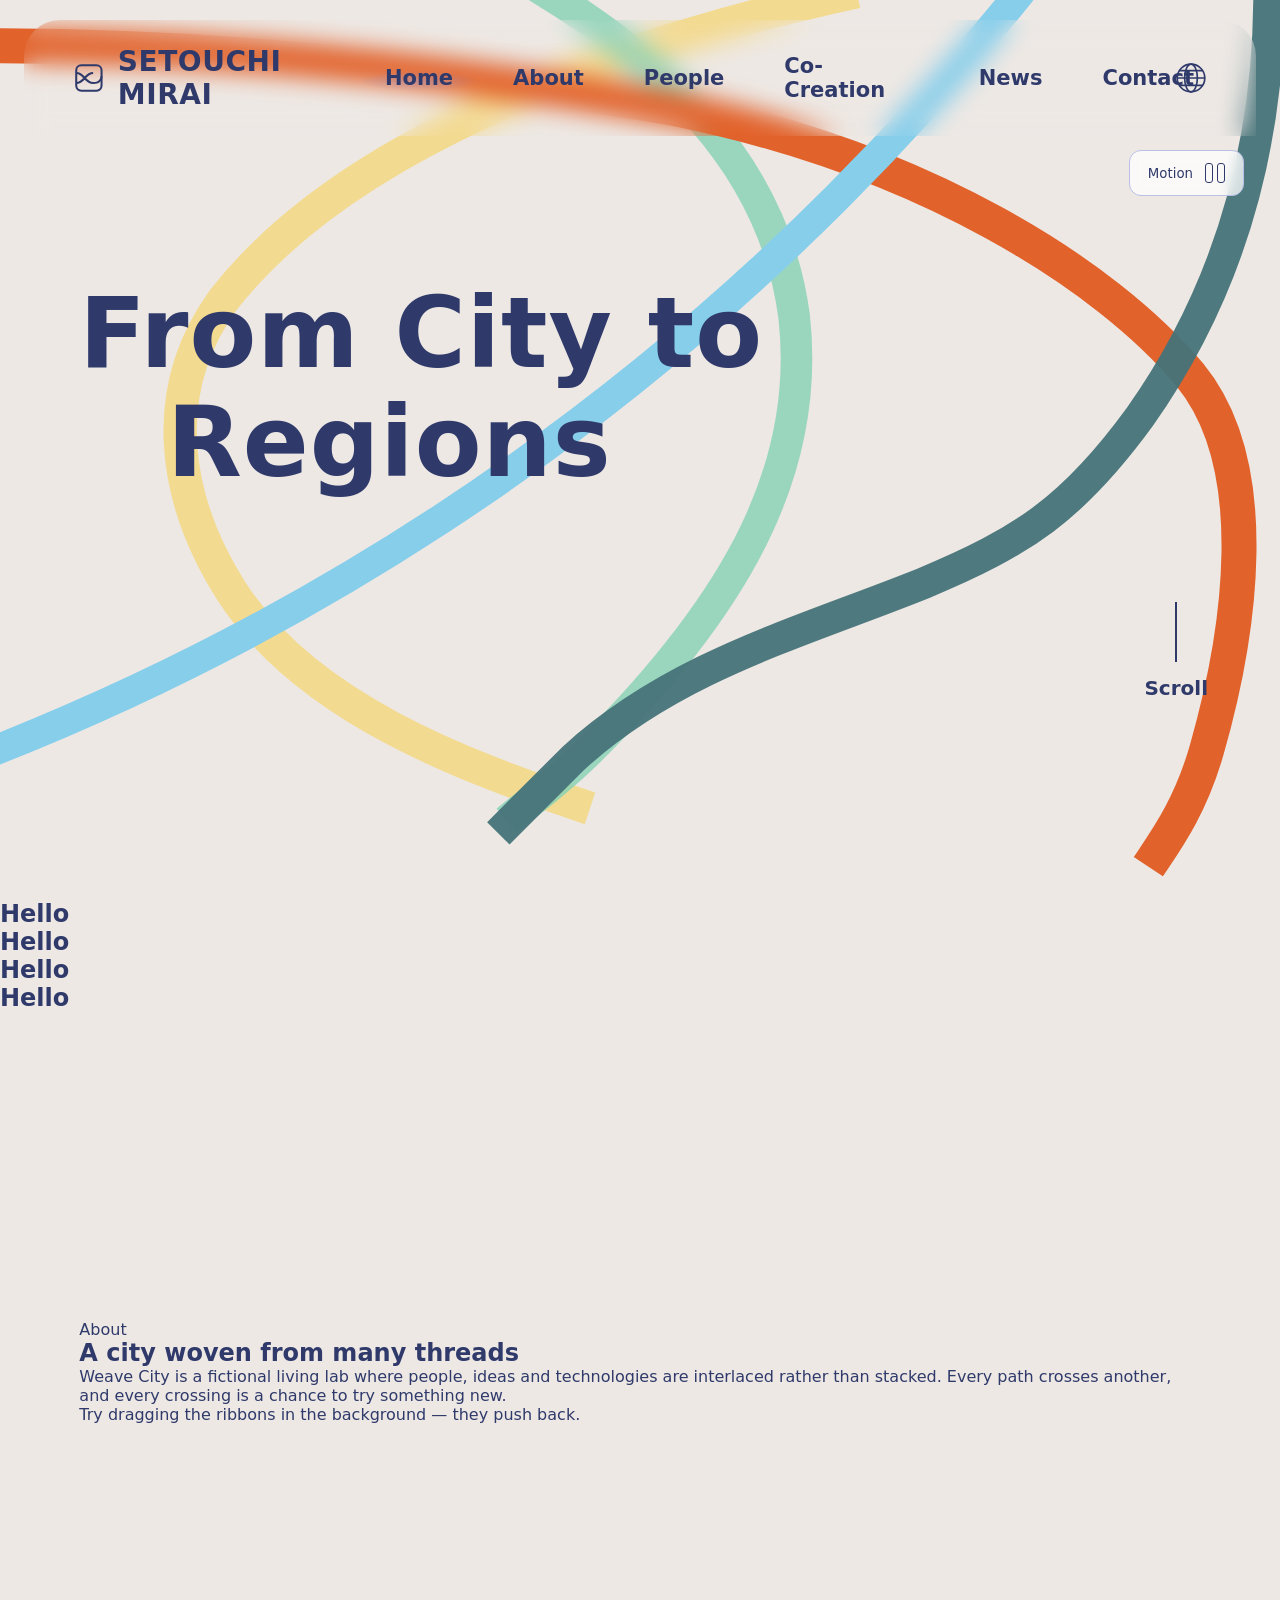
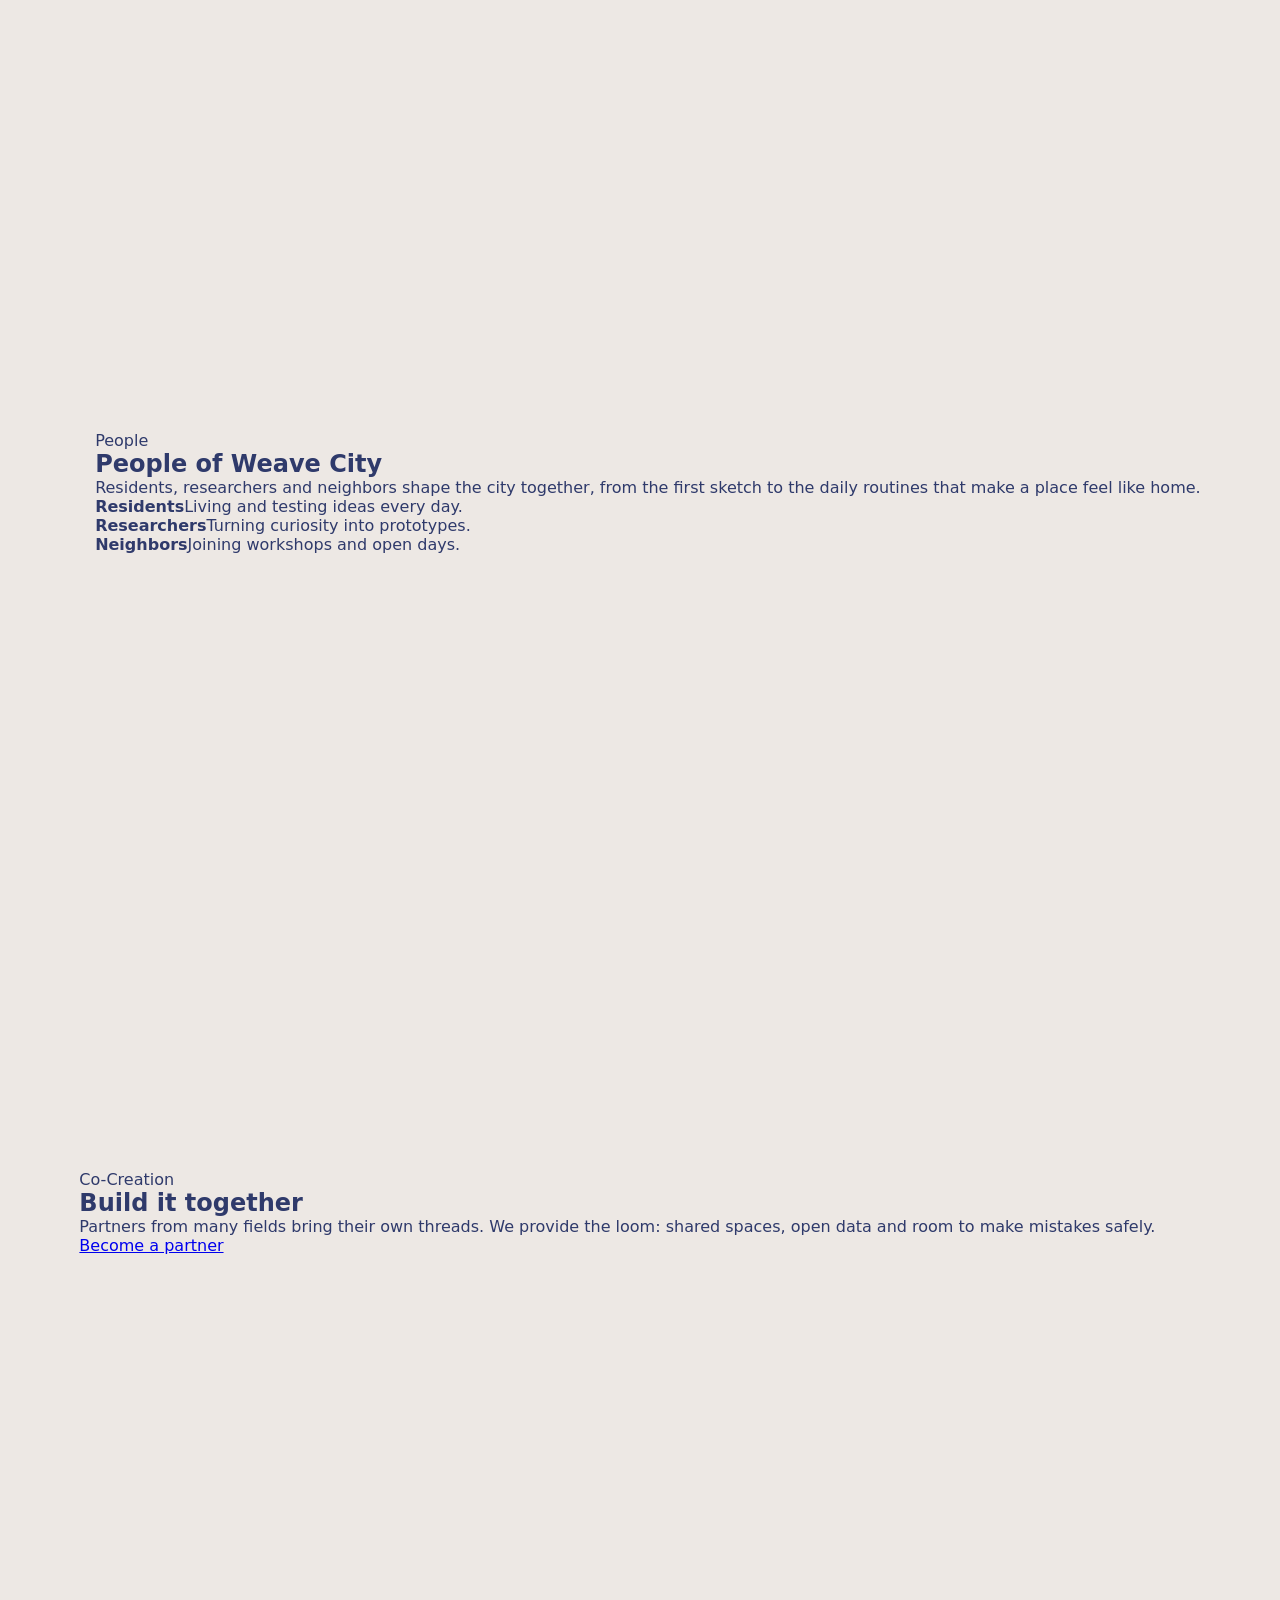
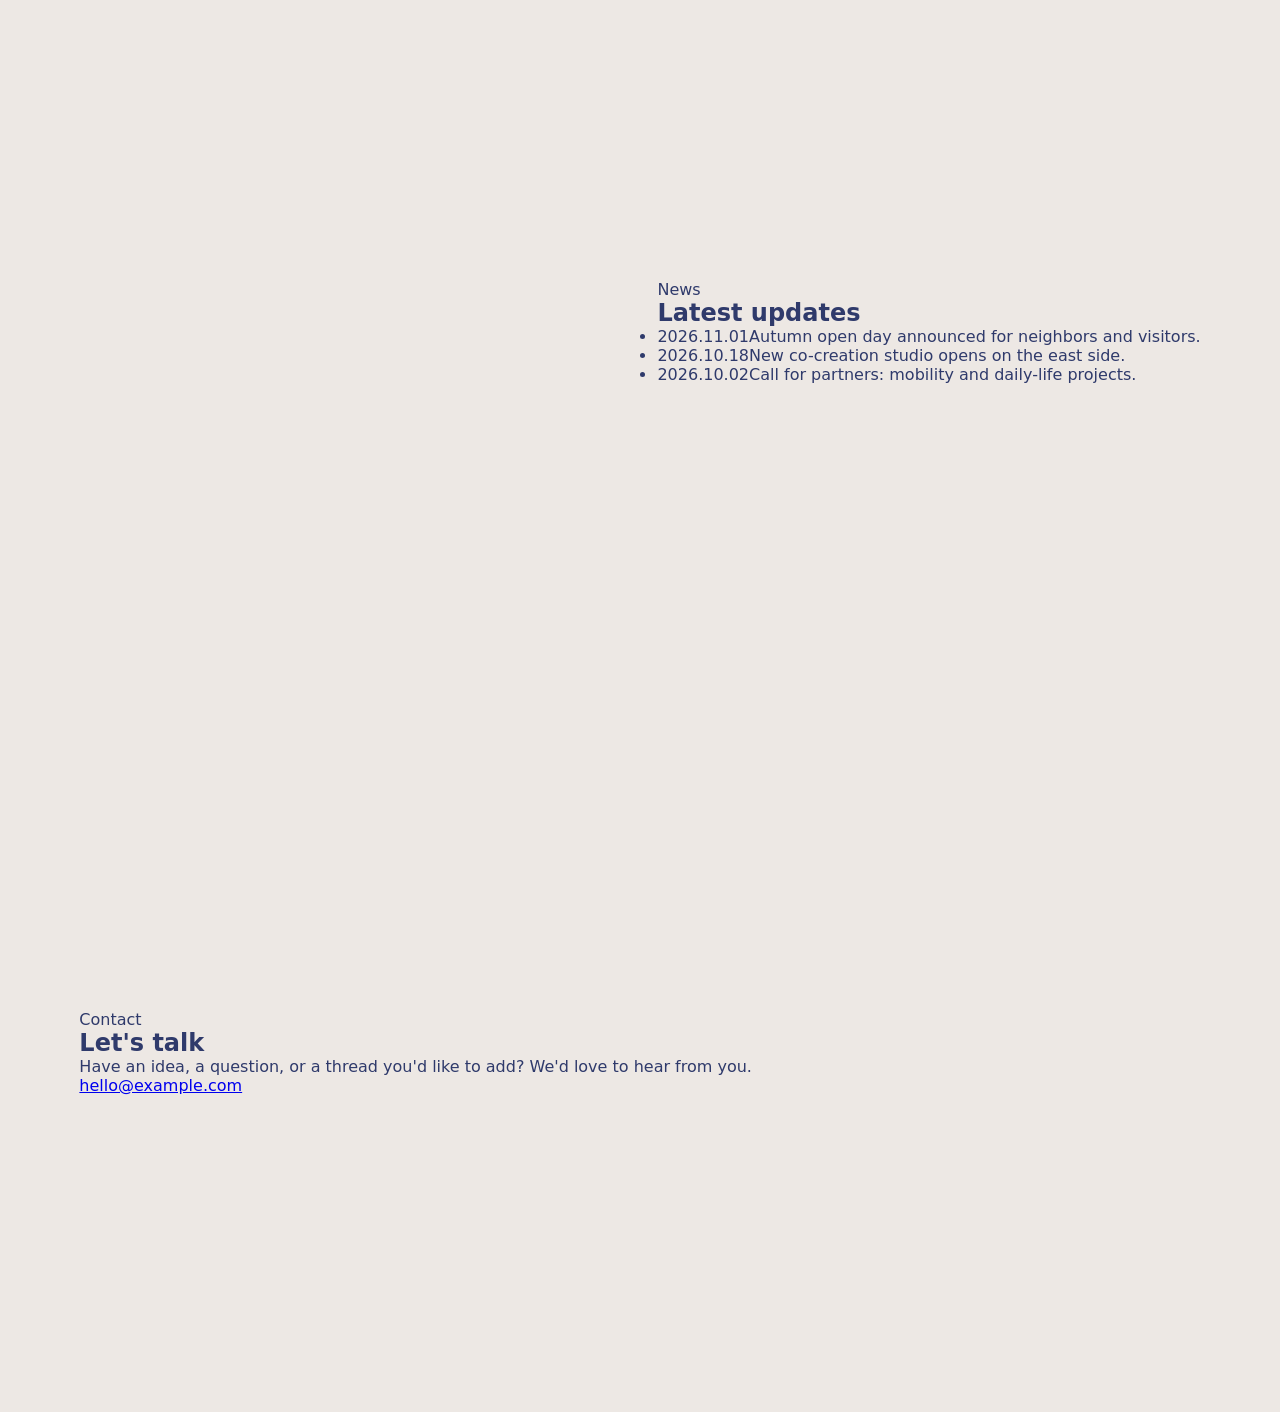
<file: index.html>
<!DOCTYPE html>
<html lang="ja">
<head>
<meta charset="UTF-8">
<meta name="viewport" content="width=device-width, initial-scale=1">
<title>Weave City – Weaving Tomorrow</title>
<style>
  :root{
    --bg:#ede8e4;
    --navy:#2f3a6b;
    --orange:#e2622b;
    --yellow:#f5d983;
    --mint:#86d3b6;
    --teal:#46737a;
    --white:#fbf9f7;
  }
  *{box-sizing:border-box;margin:0;padding:0}
  html,body{height:100%}
  body{
    font-family:"Helvetica Neue","Hiragino Sans","Noto Sans JP",system-ui,sans-serif;
    background:var(--bg);
    color:var(--navy);
    overflow-x:hidden;
  }

  /* ---------- Hero ---------- */
  .hero{
    position:relative;
    min-height:100vh;
    overflow: visible;
  }

  .page{ overflow-x: clip}

  .ribbons{
    position:absolute;inset:0;
    width:100%;height:100%;
  }
  .ribbons path{
    fill:none;
    stroke-linecap:butt;
    stroke-linejoin:round;
  }
  .r-orange{stroke:var(--orange);stroke-width:42}
  .r-yellow{stroke:var(--yellow);stroke-width:40;opacity:.85}
  .r-mint{stroke:var(--mint);stroke-width:38;opacity:.8}
  .r-teal{stroke:var(--teal);stroke-width:38;opacity:.95}
  .r-white{stroke:#fff;stroke-width:46;opacity:.7;filter:blur(3px)}

  .ribbons g{
    animation:drift 14s ease-in-out infinite alternate;
    transform-origin:center;
  }
  .ribbons g:nth-child(2){animation-duration:18s;animation-direction:alternate-reverse}
  .ribbons g:nth-child(3){animation-duration:16s}
  .ribbons g:nth-child(4){animation-duration:20s;animation-direction:alternate-reverse}
  .ribbons g:nth-child(5){animation-duration:12s}
  @keyframes drift{
    from{transform:translate(-14px,6px) rotate(-.4deg)}
    to  {transform:translate(16px,-10px) rotate(.5deg)}
  }
  .paused .ribbons g{animation-play-state:paused}

  /* ---------- Headline ---------- */
  .headline{
    position:absolute;
    left:clamp(24px,6.2vw,120px);
    top:clamp(280px,31vh,340px);
    font-size:clamp(56px,7.6vw,110px);
    line-height:1.12;
    font-weight:700;
    letter-spacing:.01em;
    z-index:2;
  }
  .headline span{display:block}
  .headline span:nth-child(2){padding-left:.9em}

  /* ---------- Motion button ---------- */
  .motion{
    position:absolute;top:150px;right:36px;z-index:5;
    display:flex;align-items:center;gap:12px;
    padding:12px 18px;
    font:500 18px/1 inherit;font-family:inherit;
    color:var(--navy);
    background:rgba(255,255,255,.75);
    border:1px solid #b9bfe6;
    border-radius:12px;
    cursor:pointer;
    backdrop-filter:blur(6px);
    transition:background .2s;
  }
  .motion:hover{background:#fff}
  .motion:focus-visible{outline:3px solid #7b86d8;outline-offset:2px}
  .motion .bars{display:flex;gap:4px}
  .motion .bars i{
    width:8px;height:20px;border:1.5px solid var(--navy);border-radius:3px;
  }
  .paused .motion .bars i:first-child{
    width:0;border-radius:0;border-width:0;
    border-left:16px solid var(--navy);
    border-top:10px solid transparent;border-bottom:10px solid transparent;
    height:0;
  }
  .paused .motion .bars i:last-child{display:none}

  /* ---------- Scroll indicator ---------- */
  .scroll{
    position:absolute;right:96px;bottom:200px;z-index:3;
    display:flex;flex-direction:column;align-items:center;gap:14px;
    font-weight:600;font-size:20px;
    transform:translateX(24px);
  }
  .scroll::before{
    content:"";width:2px;height:60px;background:var(--navy);
    transform-origin:top;
    animation:line 2s ease-in-out infinite;
  }
  .paused .scroll::before{animation-play-state:paused}
  @keyframes line{
    0%{transform:scaleY(0)}
    60%{transform:scaleY(1)}
    100%{transform:scaleY(1);opacity:0}
  }

  /* ---------- Bottom nav pill ---------- */
  .nav{
    position:absolute;left:24px;right:24px;top:20px;z-index:6;
    height:116px;
    display:flex;align-items:center;justify-content:space-between;
    padding:0 48px;
    border-radius:36px 36px 0 0;
    backdrop-filter:blur(12px);
  }
  .brand{
    display:flex;align-items:center;gap:12px;
    font-size:28px;font-weight:800;letter-spacing:.02em;
    color:var(--navy);text-decoration:none;text-transform:uppercase;
  }
  .brand svg{width:34px;height:34px}
  .menu{
    display:flex;align-items:center;gap:60px;list-style:none;
  }
  .menu a{
    position:relative;
    font-size:21px;font-weight:600;
    color:var(--navy);text-decoration:none;
    padding:6px 0;
  }
  .menu a.active::before{
    content:"";position:absolute;left:-26px;right:-26px;top:50%;
    height:20px;transform:translateY(-35%);
    background:radial-gradient(ellipse at center,rgba(130,140,220,.35),transparent 70%);
    z-index:-1;
  }
  .menu a::after{
    content:"";position:absolute;left:0;bottom:-2px;height:2px;width:0;
    background:var(--navy);transition:width .25s;
  }
  .menu a:hover::after{width:100%}
  .lang{
    background:none;border:0;cursor:pointer;color:var(--navy);
    display:grid;place-items:center;margin-left:-20px;
  }
  .lang svg{width:34px;height:34px}

  /* ---------- Responsive ---------- */
  @media (max-width:1100px){
    .menu{gap:28px}
    .menu a{font-size:17px}
    .brand{font-size:22px}
  }
  @media (max-width:760px){
    .nav{height:auto;padding:16px 20px;flex-direction:column;gap:12px;left:12px;right:12px;border-radius:28px 28px 0 0}
    .menu{flex-wrap:wrap;justify-content:center;gap:10px 22px}
    .menu a{font-size:15px}
    .lang{display:none}
    .motion{top:12px;right:12px;font-size:15px;padding:10px 14px}
    .scroll{display:none}
    .headline{top:22vh}
  }
  @media (prefers-reduced-motion:reduce){
    .ribbons g,.scroll::before{animation:none}
  }

  .circle {
    box-sizing: border-box;
    margin: 0;
    padding: 0;
    text-align: center;
  }
  .circle .circle-1 {
    position: absolute;
    display: inline-block;
    width: 5000px;
    height: 5000px;
    border-radius: 50%;
    text-align: center;
    border: solid 30px skyblue;
    right: -300px;
    bottom: -40px;

  }

  .sec {
    position: relative; z-index: 1;
    min-height: 80vh;
    padding: 120px clamp(24px, 6.2vw, 120px);
    display: flex; align-items: center;
  }

  .sec.right {justify-content: flex-end }

</style>
</head>
<body>
<main class="page" id="page">
  <section class="hero" id="hero">
     <!-- 装飾リボン -->
     <svg class="ribbons" viewBox="0 0 1920 1080" preserveAspectRatio="xMidYMid slice" aria-hidden="true">
       <!-- 黄色 -->
       <g>
         <path class="r-yellow" d="M1220 -10 C900 60 600 180 460 360 C380 470 400 600 470 710 C560 850 750 920 900 970"/>
       </g>
       <!-- ミント -->
       <g>
         <path class="r-mint" d="M830 -20 C980 70 1120 190 1145 380 C1165 560 1080 720 900 900 C860 940 830 960 800 985"/>
       </g>
       <!-- オレンジ -->
       <g>
         <path class="r-orange" d="M-40 62 C300 40 650 70 1000 130 C1300 190 1520 330 1620 450 C1710 560 1680 760 1640 900 C1620 970 1590 1010 1570 1040"/>
       </g>
       <!-- ネイビー系ティール -->
       <g>
         <path class="r-teal" d="M1715 -10 C1715 150 1680 330 1560 500 C1480 610 1420 650 1300 700 C1150 760 1000 800 880 910 C850 940 820 970 790 1000"/>
       </g>
     </svg>
     <div class="circle">
       <div class="circle-1"></div>
     </div>
  </section>

  <!-- ナビゲーション -->
  <header class="nav">
    <a class="brand" href="#">
      <svg viewBox="0 0 40 40" fill="none" stroke="currentColor" stroke-width="2.4" aria-hidden="true">
        <rect x="5" y="5" width="30" height="30" rx="6"/>
        <path d="M5 14c10 0 10 12 20 12s10-8 10-8M5 26c10 0 10-12 20-12"/>
      </svg>
      Setouchi Mirai 
    </a>
    <nav aria-label="メインメニュー">
      <ul class="menu">
        <li><a class="active" href="#">Home</a></li>
        <li><a href="#">About</a></li>
        <li><a href="#">People</a></li>
        <li><a href="#">Co-Creation</a></li>
        <li><a href="#">News</a></li>
        <li><a href="#">Contact</a></li>
      </ul>
    </nav>
    <button class="lang" aria-label="言語を切り替え">
      <svg viewBox="0 0 32 32" fill="none" stroke="currentColor" stroke-width="1.6">
        <circle cx="16" cy="16" r="13"/>
        <ellipse cx="16" cy="16" rx="6" ry="13"/>
        <path d="M3 16h26M5 9h22M5 23h22"/>
      </svg>
    </button>
  </header>
  
  <section>
    <button class="motion" id="motionBtn" aria-pressed="false" aria-label="アニメーションの再生・停止">
       Motion <span class="bars"><i></i><i></i></span>
    </button>
    <h1 class="headline">
      <span>From City to </span>
      <span>Regions</span>
    </h1>
    <div class="scroll" aria-hidden="true">Scroll</div>
  </section>

  <section>
    <h1>Hello</h1>
  </section>

  <section>
    <h1>Hello</h1>
  </section>

  <section>
    <h1>Hello</h1>
  </section>

  <section>
    <h1>Hello</h1>
  </section>

  <section class="sec" id="about" data-nav="about">
    <div class="panel">
      <p class="eyebrow">About</p>
      <h2>A city woven from many threads</h2>
      <p>Weave City is a fictional living lab where people, ideas and technologies are interlaced rather than stacked. Every path crosses another, and every crossing is a chance to try something new.</p>
      <p>Try dragging the ribbons in the background — they push back.</p>
    </div>
  </section>

  <section class="sec right" id="people" data-nav="people">
    <div class="panel">
      <p class="eyebrow">People</p>
      <h2>People of Weave City</h2>
      <p>Residents, researchers and neighbors shape the city together, from the first sketch to the daily routines that make a place feel like home.</p>
      <div class="cards">
        <div class="card"><b>Residents</b><span>Living and testing ideas every day.</span></div>
        <div class="card"><b>Researchers</b><span>Turning curiosity into prototypes.</span></div>
        <div class="card"><b>Neighbors</b><span>Joining workshops and open days.</span></div>
      </div>
    </div>
  </section>

  <section class="sec" id="co-creation" data-nav="co-creation">
    <div class="panel">
      <p class="eyebrow">Co-Creation</p>
      <h2>Build it together</h2>
      <p>Partners from many fields bring their own threads. We provide the loom: shared spaces, open data and room to make mistakes safely.</p>
      <a class="btn" href="#contact">Become a partner</a>
    </div>
  </section>

  <section class="sec right" id="news" data-nav="news">
    <div class="panel">
      <p class="eyebrow">News</p>
      <h2>Latest updates</h2>
      <ul class="news">
        <li><time>2026.11.01</time><span>Autumn open day announced for neighbors and visitors.</span></li>
        <li><time>2026.10.18</time><span>New co-creation studio opens on the east side.</span></li>
        <li><time>2026.10.02</time><span>Call for partners: mobility and daily-life projects.</span></li>
      </ul>
    </div>
  </section>

  <section class="sec" id="contact" data-nav="contact">
    <div class="panel">
      <p class="eyebrow">Contact</p>
      <h2>Let's talk</h2>
      <p>Have an idea, a question, or a thread you'd like to add? We'd love to hear from you.</p>
      <a class="btn" href="mailto:hello@example.com">hello@example.com</a>
    </div>
  </section>
  
</main>

<script>
  const hero = document.getElementById('hero');
  const btn = document.getElementById('motionBtn');
  btn.addEventListener('click', () => {
    const paused = hero.classList.toggle('paused');
    btn.setAttribute('aria-pressed', String(paused));
  });
</script>
</body>
</html>
</file>
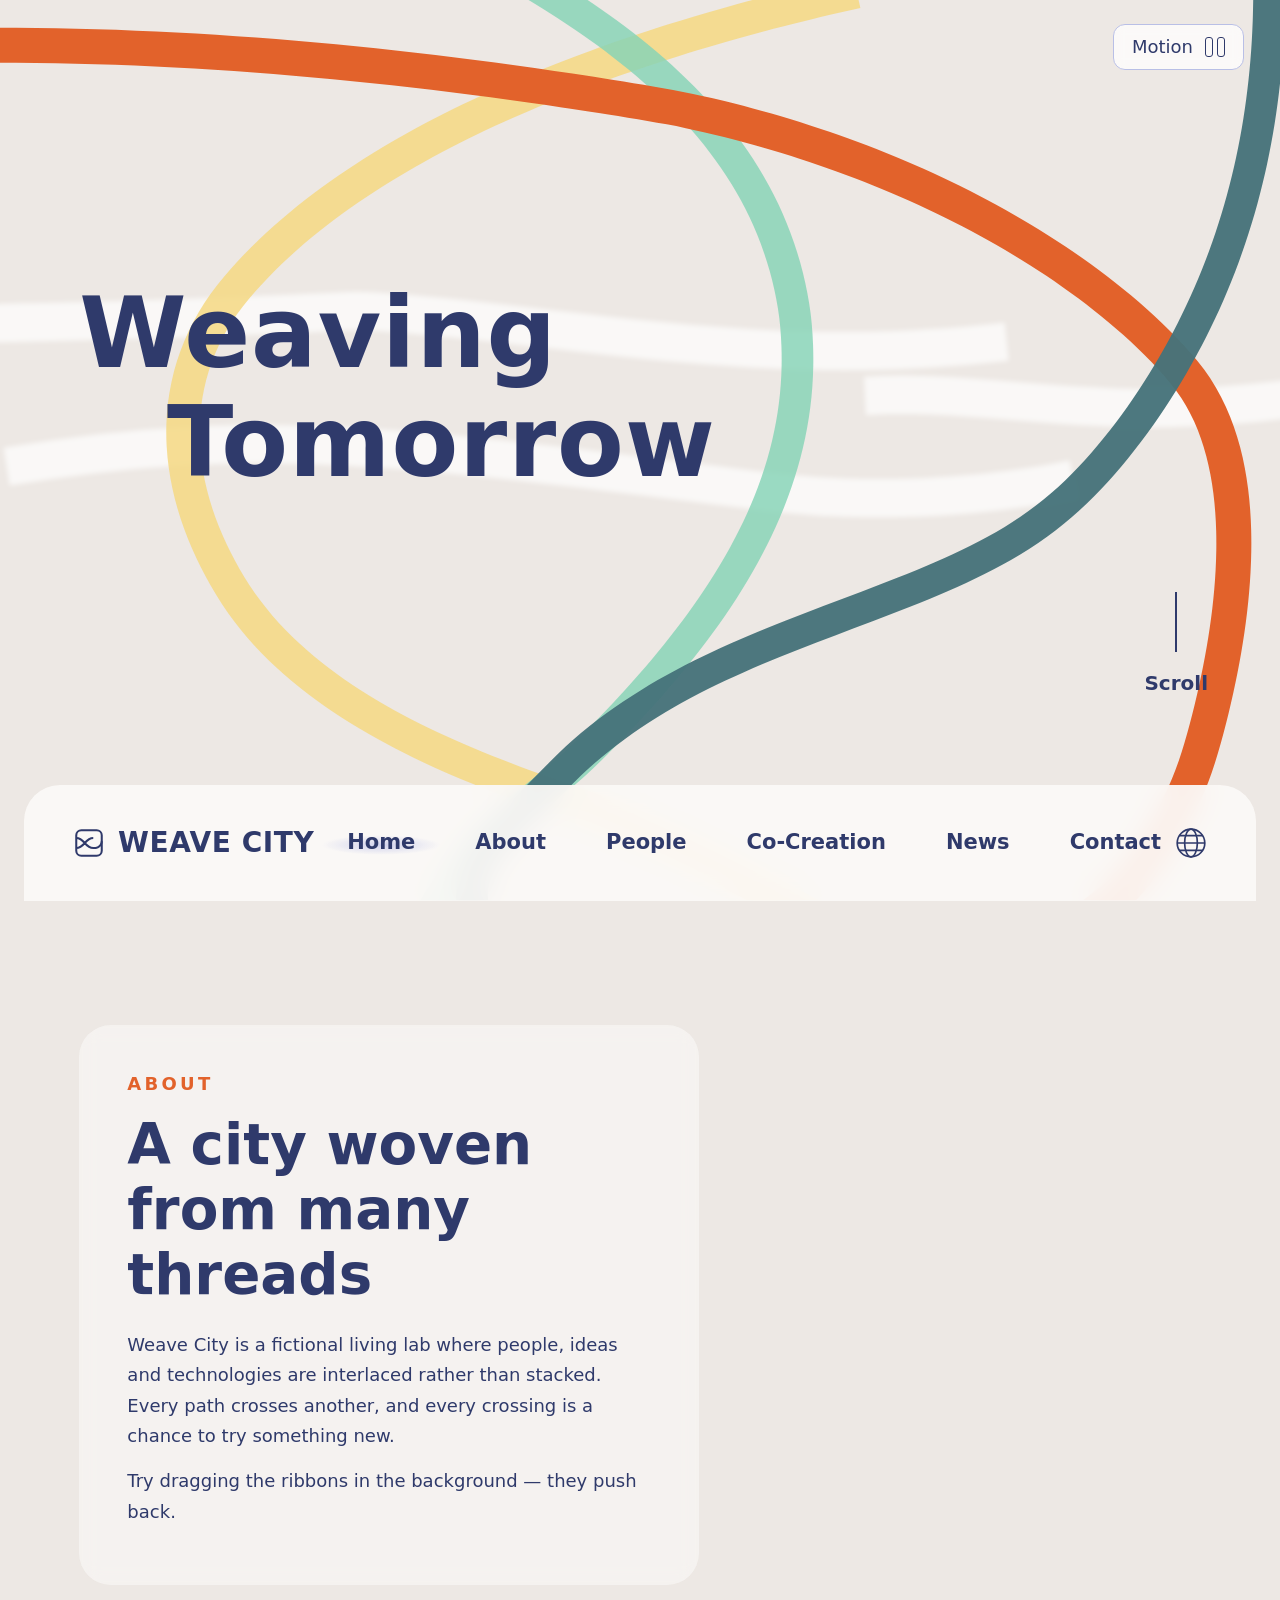
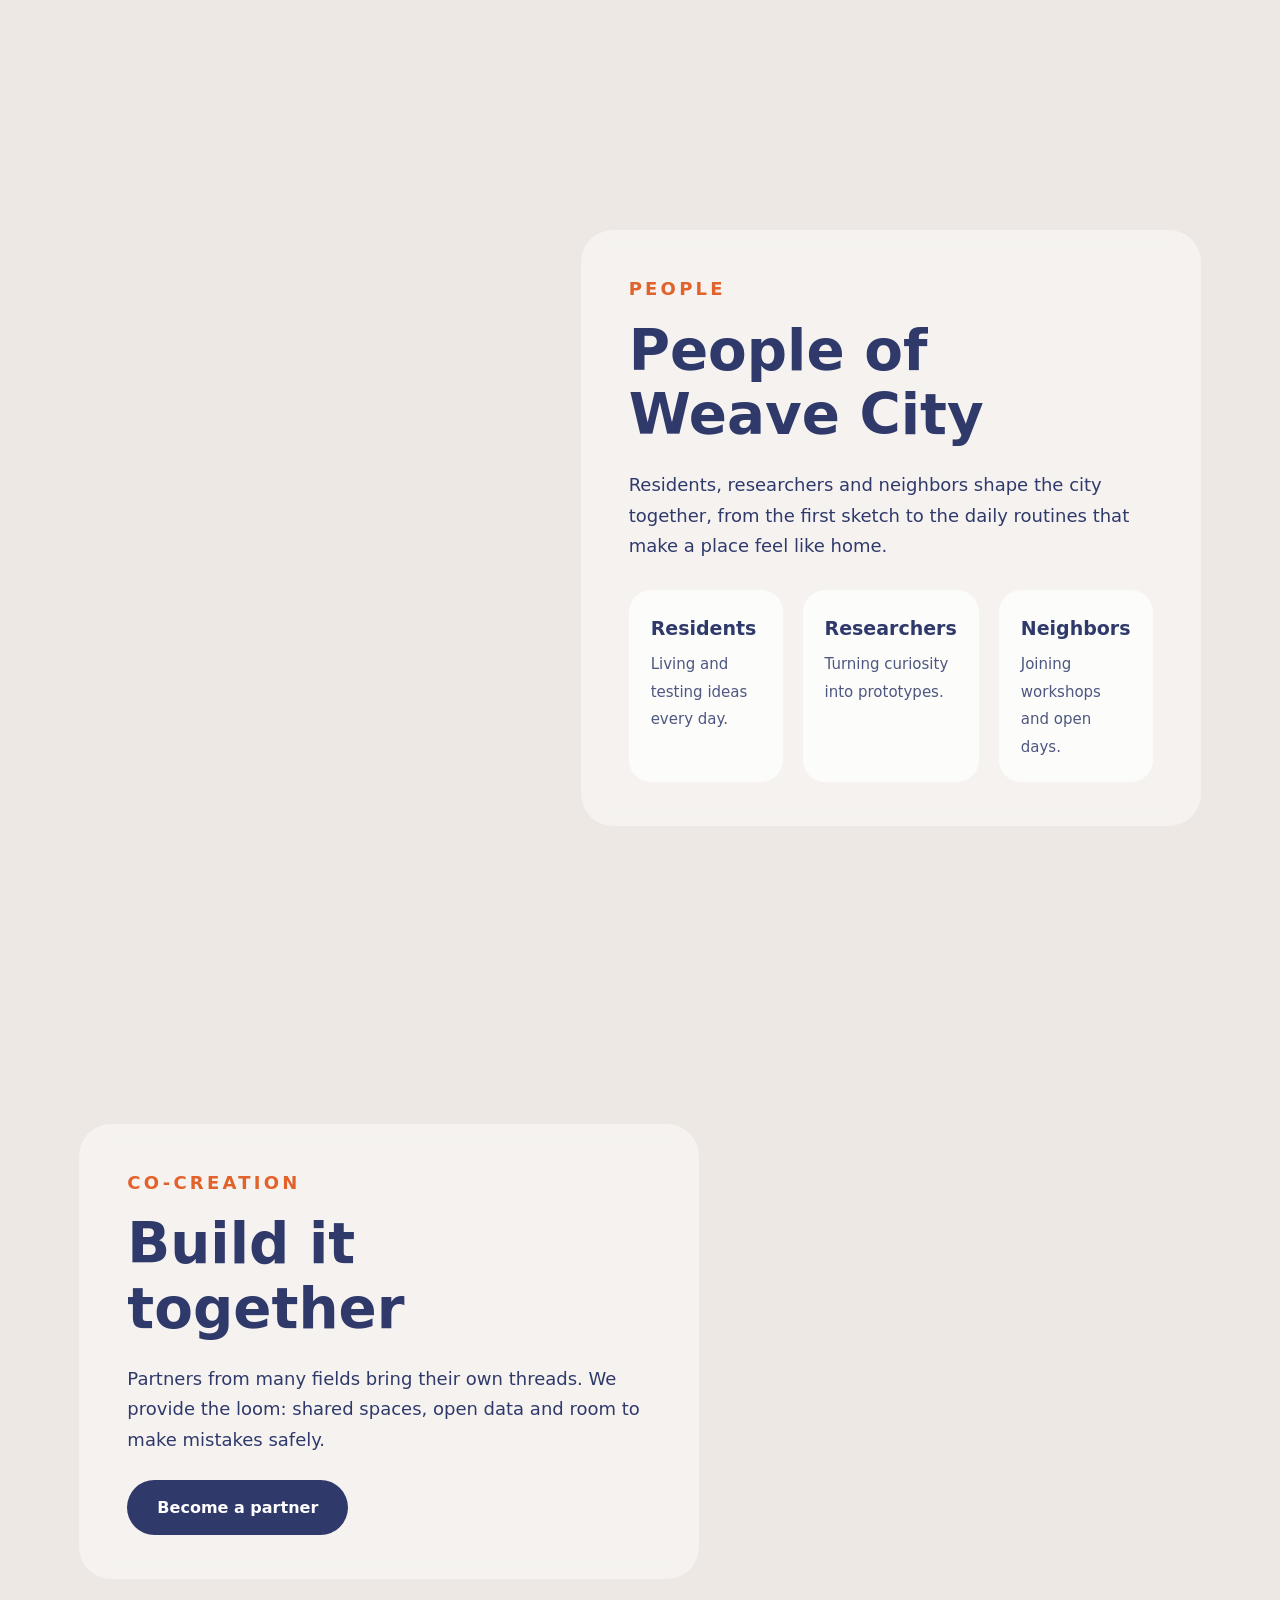
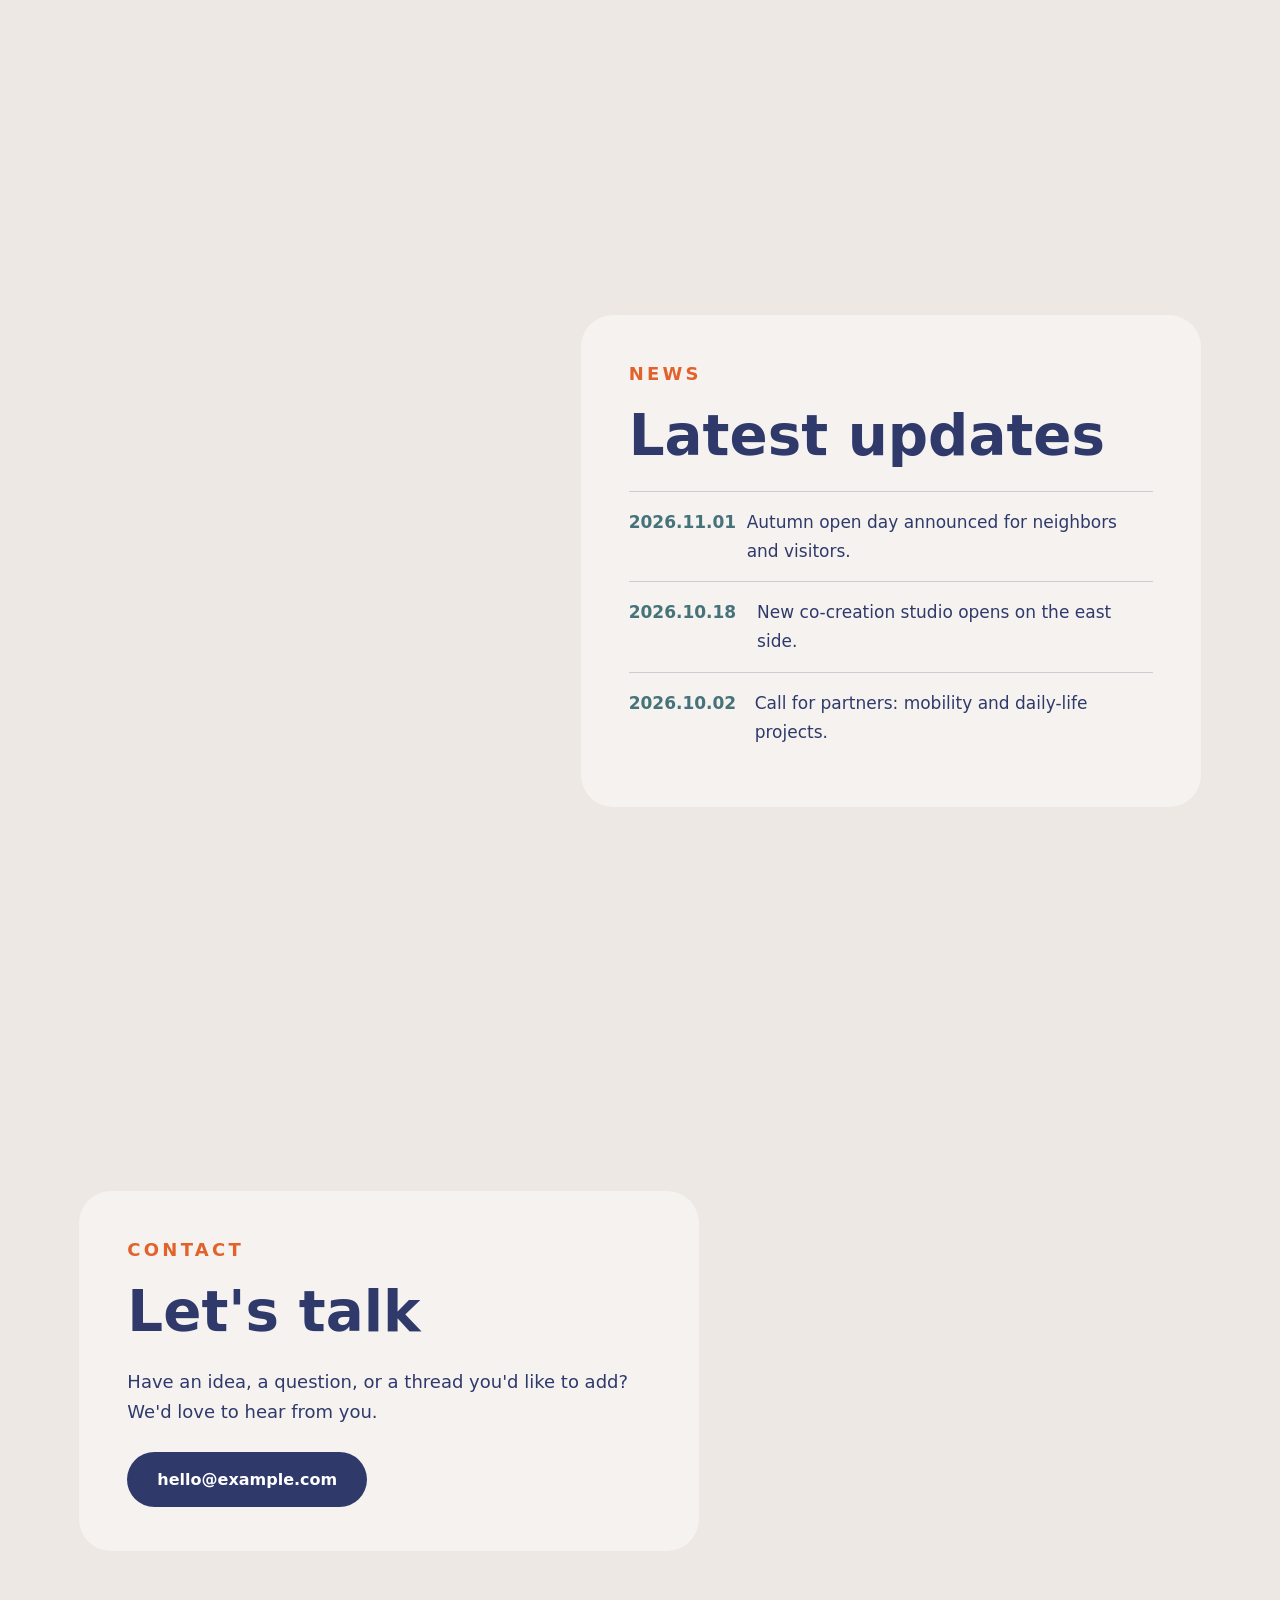
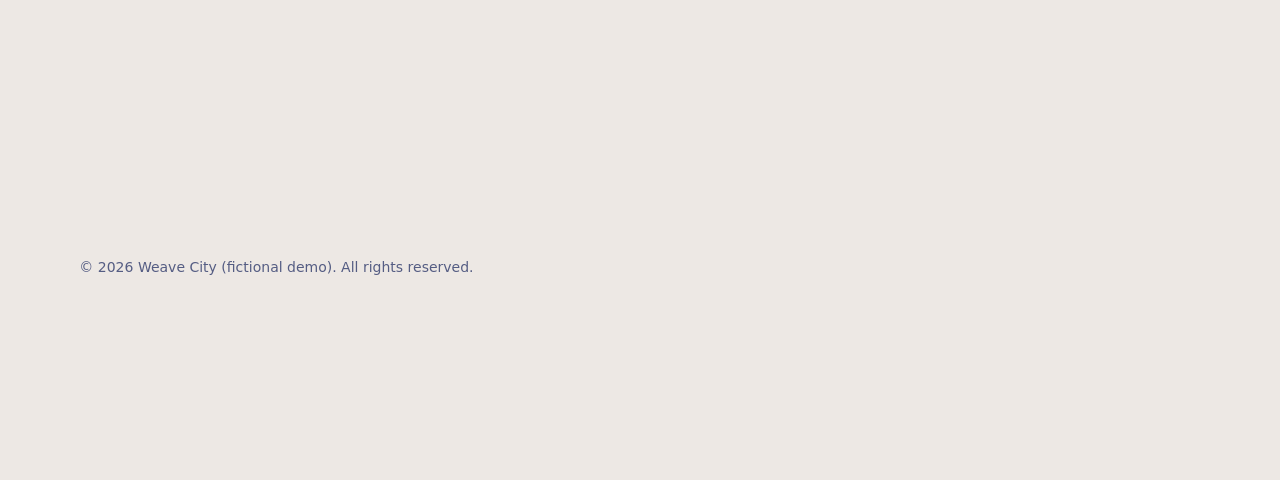
<file: index2.html>
<!DOCTYPE html>
<html lang="ja">
<head>
<meta charset="UTF-8">
<meta name="viewport" content="width=device-width, initial-scale=1">
<title>Weave City – Weaving Tomorrow</title>
<style>
  :root{
    --bg:#ede8e4;
    --navy:#2f3a6b;
    --orange:#e2622b;
    --yellow:#f5d983;
    --mint:#86d3b6;
    --teal:#46737a;
    --white:#fbf9f7;
  }
  *{box-sizing:border-box;margin:0;padding:0}
  html{scroll-behavior:smooth}
  body{
    font-family:"Helvetica Neue","Hiragino Sans","Noto Sans JP",system-ui,sans-serif;
    background:var(--bg);
    color:var(--navy);
    overflow-x:hidden;
    line-height:1.7;
  }
  body.can-grab,
  body.can-grab *:not(a):not(button){cursor:grab}
  body.dragging,
  body.dragging *{cursor:grabbing !important;user-select:none}

  /* ---------- リボン(画面に固定したcanvas。スクロール量に合わせて描画) ---------- */
  #ribbons{
    position:fixed;inset:0;
    width:100%;height:100%;
    z-index:0;
    pointer-events:none;
  }
  .page{position:relative;z-index:1}

  /* ---------- Hero ---------- */
  .hero{
    position:relative;
    min-height:100vh;
  }
  .headline{
    position:absolute;
    left:clamp(24px,6.2vw,120px);
    top:clamp(280px,31vh,340px);
    font-size:clamp(56px,7.6vw,110px);
    line-height:1.12;
    font-weight:700;
    letter-spacing:.01em;
    pointer-events:none;
    user-select:none;
  }
  .headline span{display:block}
  .headline span:nth-child(2){padding-left:.9em}

  /* ---------- Motion button ---------- */
  .motion{
    position:fixed;top:24px;right:36px;z-index:20;
    display:flex;align-items:center;gap:12px;
    padding:12px 18px;
    font-weight:500;font-size:18px;line-height:1;font-family:inherit;
    color:var(--navy);
    background:rgba(255,255,255,.75);
    border:1px solid #b9bfe6;
    border-radius:12px;
    cursor:pointer;
    backdrop-filter:blur(6px);
    transition:background .2s;
  }
  .motion:hover{background:#fff}
  .motion:focus-visible{outline:3px solid #7b86d8;outline-offset:2px}
  .motion .bars{display:flex;gap:4px}
  .motion .bars i{width:8px;height:20px;border:1.5px solid var(--navy);border-radius:3px}
  .paused .motion .bars i:first-child{
    width:0;height:0;border-radius:0;border-width:0;
    border-left:16px solid var(--navy);
    border-top:10px solid transparent;border-bottom:10px solid transparent;
  }
  .paused .motion .bars i:last-child{display:none}

  /* ---------- Scroll indicator ---------- */
  .scroll{
    position:absolute;right:96px;bottom:200px;
    display:flex;flex-direction:column;align-items:center;gap:14px;
    font-weight:600;font-size:20px;
    transform:translateX(24px);
    pointer-events:none;
  }
  .scroll::before{
    content:"";width:2px;height:60px;background:var(--navy);
    transform-origin:top;
    animation:line 2s ease-in-out infinite;
  }
  .paused .scroll::before{animation-play-state:paused}
  @keyframes line{
    0%{transform:scaleY(0)}
    60%{transform:scaleY(1)}
    100%{transform:scaleY(1);opacity:0}
  }

  /* ---------- Bottom nav pill(画面下に固定) ---------- */
  .nav{
    position:fixed;left:24px;right:24px;bottom:-1px;z-index:10;
    height:116px;
    display:flex;align-items:center;justify-content:space-between;
    padding:0 48px;
    background:rgba(251,249,247,.94);
    border-radius:36px 36px 0 0;
    backdrop-filter:blur(12px);
  }
  .brand{
    display:flex;align-items:center;gap:12px;
    font-size:28px;font-weight:800;letter-spacing:.02em;
    color:var(--navy);text-decoration:none;text-transform:uppercase;
  }
  .brand svg{width:34px;height:34px}
  .menu{display:flex;align-items:center;gap:60px;list-style:none}
  .menu a{
    position:relative;
    font-size:21px;font-weight:600;
    color:var(--navy);text-decoration:none;
    padding:6px 0;
  }
  .menu a.active::before{
    content:"";position:absolute;left:-26px;right:-26px;top:50%;
    height:20px;transform:translateY(-35%);
    background:radial-gradient(ellipse at center,rgba(130,140,220,.35),transparent 70%);
    z-index:-1;
  }
  .menu a::after{
    content:"";position:absolute;left:0;bottom:-2px;height:2px;width:0;
    background:var(--navy);transition:width .25s;
  }
  .menu a:hover::after{width:100%}
  .lang{
    background:none;border:0;cursor:pointer;color:var(--navy);
    display:grid;place-items:center;margin-left:-20px;
  }
  .lang svg{width:34px;height:34px}

  /* ---------- Sections ---------- */
  .sec{
    position:relative;
    min-height:90vh;
    padding:120px clamp(24px,6.2vw,120px);
    display:flex;align-items:center;
  }
  .sec.right{justify-content:flex-end}
  .panel{
    max-width:620px;
    padding:44px 48px;
    background:rgba(251,249,247,.62);
    backdrop-filter:blur(10px);
    border-radius:32px;
  }
  .eyebrow{
    font-size:15px;font-weight:700;letter-spacing:.18em;text-transform:uppercase;
    color:var(--orange);margin-bottom:14px;
  }
  .sec h2{
    font-size:clamp(36px,4.4vw,64px);
    line-height:1.15;margin-bottom:22px;
  }
  .sec p{font-size:18px;margin-bottom:14px}
  .cards{display:grid;grid-template-columns:repeat(3,1fr);gap:20px;margin-top:28px}
  .card{
    padding:22px;border-radius:22px;
    background:rgba(255,255,255,.7);
  }
  .card b{display:block;font-size:19px;margin-bottom:6px}
  .card span{font-size:15px;opacity:.85}
  .news{list-style:none;margin-top:18px}
  .news li{
    display:flex;gap:22px;padding:16px 0;
    border-top:1px solid rgba(47,58,107,.2);
    font-size:17px;
  }
  .news time{font-weight:700;min-width:96px;color:var(--teal)}
  .btn{
    display:inline-block;margin-top:10px;
    padding:14px 30px;border-radius:999px;
    background:var(--navy);color:#fff;text-decoration:none;font-weight:600;
    transition:transform .2s;
  }
  .btn:hover{transform:translateY(-2px)}
  footer{
    padding:80px clamp(24px,6.2vw,120px) 200px;
    font-size:14px;opacity:.8;
  }

  /* ---------- Responsive ---------- */
  @media (max-width:1100px){
    .menu{gap:28px}
    .menu a{font-size:17px}
    .brand{font-size:22px}
  }
  @media (max-width:900px){
    .cards{grid-template-columns:1fr}
  }
  @media (max-width:760px){
    .nav{height:auto;padding:16px 20px;flex-direction:column;gap:12px;left:12px;right:12px;border-radius:28px 28px 0 0}
    .menu{flex-wrap:wrap;justify-content:center;gap:10px 22px}
    .menu a{font-size:15px}
    .lang{display:none}
    .motion{top:12px;right:12px;font-size:15px;padding:10px 14px}
    .scroll{display:none}
    .headline{top:22vh}
    .panel{padding:28px 24px}
    footer{padding-bottom:240px}
  }
  @media (prefers-reduced-motion:reduce){
    .scroll::before{animation:none}
    html{scroll-behavior:auto}
  }
</style>
</head>
<body id="top">

<canvas id="ribbons" aria-hidden="true"></canvas>

<button class="motion" id="motionBtn" aria-pressed="false" aria-label="アニメーションの再生・停止">
  Motion <span class="bars"><i></i><i></i></span>
</button>

<main class="page" id="page">

  <section class="hero" id="home" data-nav="home">
    <h1 class="headline">
      <span>Weaving</span>
      <span>Tomorrow</span>
    </h1>
    <div class="scroll" aria-hidden="true">Scroll</div>
  </section>

  <section class="sec" id="about" data-nav="about">
    <div class="panel">
      <p class="eyebrow">About</p>
      <h2>A city woven from many threads</h2>
      <p>Weave City is a fictional living lab where people, ideas and technologies are interlaced rather than stacked. Every path crosses another, and every crossing is a chance to try something new.</p>
      <p>Try dragging the ribbons in the background — they push back.</p>
    </div>
  </section>

  <section class="sec right" id="people" data-nav="people">
    <div class="panel">
      <p class="eyebrow">People</p>
      <h2>People of Weave City</h2>
      <p>Residents, researchers and neighbors shape the city together, from the first sketch to the daily routines that make a place feel like home.</p>
      <div class="cards">
        <div class="card"><b>Residents</b><span>Living and testing ideas every day.</span></div>
        <div class="card"><b>Researchers</b><span>Turning curiosity into prototypes.</span></div>
        <div class="card"><b>Neighbors</b><span>Joining workshops and open days.</span></div>
      </div>
    </div>
  </section>

  <section class="sec" id="co-creation" data-nav="co-creation">
    <div class="panel">
      <p class="eyebrow">Co-Creation</p>
      <h2>Build it together</h2>
      <p>Partners from many fields bring their own threads. We provide the loom: shared spaces, open data and room to make mistakes safely.</p>
      <a class="btn" href="#contact">Become a partner</a>
    </div>
  </section>

  <section class="sec right" id="news" data-nav="news">
    <div class="panel">
      <p class="eyebrow">News</p>
      <h2>Latest updates</h2>
      <ul class="news">
        <li><time>2026.11.01</time><span>Autumn open day announced for neighbors and visitors.</span></li>
        <li><time>2026.10.18</time><span>New co-creation studio opens on the east side.</span></li>
        <li><time>2026.10.02</time><span>Call for partners: mobility and daily-life projects.</span></li>
      </ul>
    </div>
  </section>

  <section class="sec" id="contact" data-nav="contact">
    <div class="panel">
      <p class="eyebrow">Contact</p>
      <h2>Let's talk</h2>
      <p>Have an idea, a question, or a thread you'd like to add? We'd love to hear from you.</p>
      <a class="btn" href="mailto:hello@example.com">hello@example.com</a>
    </div>
  </section>

  <footer>© 2026 Weave City (fictional demo). All rights reserved.</footer>
</main>

<!-- ナビゲーション -->
<header class="nav">
  <a class="brand" href="#top">
    <svg viewBox="0 0 40 40" fill="none" stroke="currentColor" stroke-width="2.4" aria-hidden="true">
      <rect x="5" y="5" width="30" height="30" rx="6"/>
      <path d="M5 14c10 0 10 12 20 12s10-8 10-8M5 26c10 0 10-12 20-12"/>
    </svg>
    Weave City
  </a>
  <nav aria-label="メインメニュー">
    <ul class="menu">
      <li><a class="active" data-link="home" href="#top">Home</a></li>
      <li><a data-link="about" href="#about">About</a></li>
      <li><a data-link="people" href="#people">People</a></li>
      <li><a data-link="co-creation" href="#co-creation">Co-Creation</a></li>
      <li><a data-link="news" href="#news">News</a></li>
      <li><a data-link="contact" href="#contact">Contact</a></li>
    </ul>
  </nav>
  <button class="lang" aria-label="言語を切り替え">
    <svg viewBox="0 0 32 32" fill="none" stroke="currentColor" stroke-width="1.6">
      <circle cx="16" cy="16" r="13"/>
      <ellipse cx="16" cy="16" rx="6" ry="13"/>
      <path d="M3 16h26M5 9h22M5 23h22"/>
    </svg>
  </button>
</header>

<script>
(() => {
  /* =====================================================
     リボン物理演算(スクロール対応版)
     - 各リボンを「点の列(弾性のあるヒモ)」として扱う
     - リボンはページの一番下の、画面外に出るまで伸びる
     - canvasは画面に固定し、scrollY の分だけずらして描画する
     - 元の形に戻るバネ + 隣の点との連動 + 別リボンとの衝突
     ===================================================== */
  const W = 1920, H = 1080;                 // 設計上の座標系(幅1920基準)
  const body   = document.body;
  const canvas = document.getElementById('ribbons');
  const ctx    = canvas.getContext('2d');
  const btn    = document.getElementById('motionBtn');

  const reduceMotion = matchMedia('(prefers-reduced-motion: reduce)').matches;
  let ambient = !reduceMotion;

  // ---- 調整パラメータ ----
  const DAMP   = 0.975;   // 速度の減衰(小さいほどすぐ止まる)
  const SPRING = 0.006;   // 元の位置へ戻る強さ
  const COUPLE = 0.22;    // 隣の点との連動(大きいほどなめらか・硬い)
  const BOUNCE = 0.9;     // 衝突時の押し返しの強さ
  const MAXV   = 40;      // 速度の上限
  const SPACING = 24;     // 点の間隔(world px)
  const EXT_DY  = 720;    // 下方向へ伸ばす1区間の高さ

  // ---- リボン定義(cubic bezier)。solid=true は掴めて衝突する ----
  const baseDefs = [
    // 白い帯(装飾。衝突しない)
    { color:'rgba(255,255,255,.7)', w:46, blur:3, solid:false, amp:18,
      start:[-60,400],  segs:[[150,380,330,400,640,385],[900,400,1100,440,1400,410]] },
    { color:'rgba(255,255,255,.7)', w:46, blur:3, solid:false, amp:18,
      start:[200,560],  segs:[[500,520,800,540,1100,580],[1250,600,1400,590,1480,575]] },
    { color:'rgba(255,255,255,.7)', w:46, blur:3, solid:false, amp:18,
      start:[1230,475], segs:[[1450,460,1600,500,1900,465]] },
    // 色付きリボン(ページ下端まで延長される)
    { color:'rgba(245,217,131,.85)', w:40, solid:true, amp:12, ph:0.4,
      start:[1220,-10], segs:[[900,60,600,180,460,360],[380,470,400,600,470,710],[560,850,750,920,900,970]] },
    { color:'rgba(134,211,182,.82)', w:38, solid:true, amp:12, ph:2.2,
      start:[830,-20],  segs:[[980,70,1120,190,1145,380],[1165,560,1080,720,900,900],[860,940,830,960,800,985]] },
    { color:'#e2622b', w:42, solid:true, amp:12, ph:4.0,
      start:[-40,62],   segs:[[300,40,650,70,1000,130],[1300,190,1520,330,1620,450],[1710,560,1680,760,1640,900],[1620,970,1590,1010,1570,1040]] },
    { color:'rgba(70,115,122,.96)', w:38, solid:true, amp:12, ph:5.6,
      start:[1715,-10], segs:[[1715,150,1680,330,1560,500],[1480,610,1420,650,1300,700],[1150,760,1000,800,880,910],[850,940,820,970,790,1000]] },
  ];

  // ---- ベジェ → 点列 ----
  function flatten(start, segs){
    const pts = [start.slice()];
    let [x0,y0] = start;
    for (const [x1,y1,x2,y2,x3,y3] of segs){
      for (let i=1;i<=60;i++){
        const t=i/60, u=1-t;
        pts.push([
          u*u*u*x0 + 3*u*u*t*x1 + 3*u*t*t*x2 + t*t*t*x3,
          u*u*u*y0 + 3*u*u*t*y1 + 3*u*t*t*y2 + t*t*t*y3
        ]);
      }
      x0=x3; y0=y3;
    }
    return pts;
  }
  function resample(poly, spacing){
    const len=[0];
    for (let i=1;i<poly.length;i++){
      len.push(len[i-1] + Math.hypot(poly[i][0]-poly[i-1][0], poly[i][1]-poly[i-1][1]));
    }
    const total=len[len.length-1];
    const n=Math.max(8, Math.round(total/spacing));
    const out=[]; let j=1;
    for (let k=0;k<=n;k++){
      const target=total*k/n;
      while (j<len.length-1 && len[j]<target) j++;
      const seg=len[j]-len[j-1] || 1;
      const f=(target-len[j-1])/seg;
      out.push([
        poly[j-1][0]+(poly[j][0]-poly[j-1][0])*f,
        poly[j-1][1]+(poly[j][1]-poly[j-1][1])*f
      ]);
    }
    return out;
  }

  // 元の終点から、画面外(bottom)に出るまで、なめらかにS字で延長する
  function extend(d, bottom){
    const segs = d.segs.slice();
    const last = segs[segs.length-1];
    let P0 = [last[4], last[5]];
    let T  = [last[4]-last[2], last[5]-last[3]];
    let tl = Math.hypot(T[0],T[1]) || 1;
    T = [T[0]/tl, T[1]/tl];
    if (T[1] < 0.4){ T[1]=0.4; tl=Math.hypot(T[0],T[1]); T=[T[0]/tl,T[1]/tl]; }
    let k=0;
    while (P0[1] < bottom){
      k++;
      const L  = EXT_DY*0.4;
      const xt = W*(0.5 + 0.42*Math.sin(k*1.25 + d.ph));
      const P3 = [xt, P0[1]+EXT_DY];
      segs.push([P0[0]+T[0]*L, P0[1]+T[1]*L, xt, P3[1]-L, P3[0], P3[1]]);
      P0 = P3; T = [0,1];
    }
    return segs;
  }

  // ---- リボン生成(ページの高さに合わせて作る) ----
  let ribbons=[], solids=[], pairs=[], builtBottom=0;

  function makePoints(d, segs, ri){
    const pts = resample(flatten(d.start, segs), SPACING).map((p,i,arr)=>({
      x:p[0], y:p[1], px:p[0], py:p[1],
      bx:p[0], by:p[1],
      rx:p[0], ry:p[1],
      pin: i===0 || i===arr.length-1,
      s: i/(arr.length-1)
    }));
    let minY=Infinity, maxY=-Infinity;
    for (const p of pts){ if(p.by<minY)minY=p.by; if(p.by>maxY)maxY=p.by; }
    return { ...d, pts, phase: ri*1.7, minY:minY-120, maxY:maxY+120 };
  }

  function build(bottom){
    builtBottom = bottom;
    const list = [];
    baseDefs.forEach((d,ri)=>{
      const segs = d.solid ? extend(d, bottom) : d.segs;
      list.push(makePoints(d, segs, ri));
    });
    // 下の方にも白い帯を足す
    let n=0;
    for (let y=1550; y<bottom; y+=1050, n++){
      const d = (n%2===0)
        ? { color:'rgba(255,255,255,.7)', w:46, blur:3, solid:false, amp:18,
            start:[-60,y], segs:[[300,y-60,700,y+70,1100,y+10],[1400,y-50,1700,y+50,1980,y-10]] }
        : { color:'rgba(255,255,255,.7)', w:46, blur:3, solid:false, amp:18,
            start:[-60,y+100], segs:[[400,y+150,800,y+30,1200,y+90],[1500,y+140,1750,y+60,1980,y+110]] };
      list.push(makePoints(d, d.segs, 20+n));
    }
    ribbons = list;
    solids  = ribbons.filter(r=>r.solid);

    // 衝突ペアを事前計算(元々交差・近接している箇所は無視)
    pairs = [];
    for (let a=0;a<solids.length;a++){
      for (let b=a+1;b<solids.length;b++){
        const A=solids[a], B=solids[b], minD=(A.w+B.w)/2;
        for (const p of A.pts){
          if (p.pin) continue;
          for (const q of B.pts){
            if (q.pin) continue;
            if (Math.abs(p.by-q.by) > 360) continue;
            const d=Math.hypot(p.bx-q.bx, p.by-q.by);
            if (d>minD*1.35 && d<360) pairs.push([p,q,minD]);
          }
        }
      }
    }
    grab = null;
  }

  // ---- 物理ステップ ----
  let time = 0;
  let grab = null;                 // {p, ox, oy}
  const mouse = {cx:0, cy:0};      // ポインタの画面座標

  function step(){
    if (ambient) time += 1/60;

    for (const r of ribbons){
      const pts=r.pts;
      for (const p of pts){
        const env=Math.sin(Math.PI*p.s);
        p.rx = p.bx + Math.sin(time*0.6 + p.s*5 + r.phase)*r.amp*env;
        p.ry = p.by + Math.cos(time*0.5 + p.s*4 + r.phase)*r.amp*0.7*env;
        if (p.pin){ p.x=p.rx; p.y=p.ry; p.px=p.x; p.py=p.y; continue; }

        let vx=(p.x-p.px)*DAMP, vy=(p.y-p.py)*DAMP;
        const sp=Math.hypot(vx,vy);
        if (sp>MAXV){ vx*=MAXV/sp; vy*=MAXV/sp; }
        p.px=p.x; p.py=p.y;
        p.x+=vx; p.y+=vy;

        p.x+=(p.rx-p.x)*SPRING;
        p.y+=(p.ry-p.y)*SPRING;
      }
      for (let it=0; it<3; it++){
        for (let i=1;i<pts.length-1;i++){
          const p=pts[i], a=pts[i-1], b=pts[i+1];
          const dx=p.x-p.rx, dy=p.y-p.ry;
          const ax=((a.x-a.rx)+(b.x-b.rx))/2, ay=((a.y-a.ry)+(b.y-b.ry))/2;
          p.x+=(ax-dx)*COUPLE;
          p.y+=(ay-dy)*COUPLE;
        }
      }
    }

    // ドラッグ中の点をポインタへ引っ張る(スクロール中もポインタに追従)
    if (grab){
      const w=toWorld(mouse.cx, mouse.cy);
      const p=grab.p;
      p.x+=(w.x+grab.ox-p.x)*0.4;
      p.y+=(w.y+grab.oy-p.y)*0.4;
    }

    // 別リボン同士の衝突 → 押し返す
    for (let it=0; it<2; it++){
      for (const [p,q,minD] of pairs){
        const dx=p.x-q.x, dy=p.y-q.y;
        const d2=dx*dx+dy*dy;
        if (d2>=minD*minD || d2<1e-6) continue;
        const d=Math.sqrt(d2);
        const k=(minD-d)/d*0.5*BOUNCE;
        p.x+=dx*k; p.y+=dy*k;
        q.x-=dx*k; q.y-=dy*k;
      }
    }
  }

  // ---- 座標系と描画 ----
  let dpr=1, scale=1, offX=0, cw=0, ch=0;
  function toWorld(cx, cy){
    return { x:(cx-offX)/scale, y:(cy+window.scrollY)/scale };
  }
  function docBottomWorld(){
    const docH = Math.max(document.documentElement.scrollHeight, ch);
    return (docH + 400)/scale;               // ページ下端より十分外まで
  }
  function resize(){
    cw=document.documentElement.clientWidth;
    ch=window.innerHeight;
    dpr=Math.min(window.devicePixelRatio||1, 2);
    canvas.width=Math.round(cw*dpr);
    canvas.height=Math.round(ch*dpr);
    scale=Math.max(cw/W, ch/H);              // 最初の画面は従来のcover相当
    offX=(cw-W*scale)/2;
    ensureLength();
  }
  // ページが伸びたときだけ作り直す(余裕を持たせて頻繁な再生成を避ける)
  function ensureLength(){
    const need = docBottomWorld();
    if (need > builtBottom) build(need + 600);
  }

  function drawRibbon(r){
    const pts=r.pts;
    ctx.beginPath();
    ctx.moveTo(pts[0].x, pts[0].y);
    for (let i=1;i<pts.length-1;i++){
      const mx=(pts[i].x+pts[i+1].x)/2, my=(pts[i].y+pts[i+1].y)/2;
      ctx.quadraticCurveTo(pts[i].x, pts[i].y, mx, my);
    }
    ctx.lineTo(pts[pts.length-1].x, pts[pts.length-1].y);
    ctx.lineWidth=r.w;
    ctx.strokeStyle=r.color;
    ctx.lineCap='butt';
    ctx.lineJoin='round';
    ctx.filter = r.blur ? `blur(${r.blur*scale*dpr}px)` : 'none';
    ctx.stroke();
  }
  function draw(){
    const sy=window.scrollY;
    ctx.setTransform(1,0,0,1,0,0);
    ctx.clearRect(0,0,canvas.width,canvas.height);
    ctx.setTransform(dpr*scale,0,0,dpr*scale, dpr*offX, -dpr*sy);
    const top=sy/scale, bot=(sy+ch)/scale;
    for (const r of ribbons){
      if (!r.solid && (r.maxY<top || r.minY>bot)) continue;   // 画面外の白い帯は描かない
      drawRibbon(r);
    }
    ctx.filter='none';
  }

  // ---- ポインタ操作(ドキュメント全体で受ける。文字の上でも掴める) ----
  function pick(cx,cy){
    const w=toWorld(cx,cy);
    let best=null, bd=Infinity;
    for (const r of solids){
      const lim=r.w/2+14;
      for (const p of r.pts){
        if (p.pin) continue;
        if (Math.abs(p.y-w.y)>lim) continue;
        const d=Math.hypot(p.x-w.x, p.y-w.y);
        if (d<lim && d<bd){ bd=d; best=p; }
      }
    }
    return best ? {p:best, w} : null;
  }
  document.addEventListener('pointerdown', e=>{
    if (e.button!==0 || e.pointerType==='touch') return;   // タッチはスクロールを優先
    if (e.target.closest('a,button,input,textarea,select,label')) return;
    const hit=pick(e.clientX, e.clientY);
    if (!hit) return;
    mouse.cx=e.clientX; mouse.cy=e.clientY;
    grab={p:hit.p, ox:hit.p.x-hit.w.x, oy:hit.p.y-hit.w.y};
    body.classList.add('dragging');
    getSelection().removeAllRanges();
    e.preventDefault();
  });
  document.addEventListener('selectstart', e=>{ if (grab) e.preventDefault(); });
  window.addEventListener('pointermove', e=>{
    mouse.cx=e.clientX; mouse.cy=e.clientY;
    if (grab || e.pointerType==='touch') return;
    const onUi = e.target.closest && e.target.closest('a,button');
    body.classList.toggle('can-grab', !onUi && !!pick(e.clientX,e.clientY));
  });
  const release=()=>{ grab=null; body.classList.remove('dragging'); };
  window.addEventListener('pointerup', release);
  window.addEventListener('pointercancel', release);
  window.addEventListener('blur', release);

  // ---- Motionボタン ----
  btn.addEventListener('click', ()=>{
    const paused=body.classList.toggle('paused');
    ambient=!paused && !reduceMotion;
    btn.setAttribute('aria-pressed', String(paused));
  });

  // ---- ナビのハイライトをスクロール位置に合わせる ----
  const links=[...document.querySelectorAll('[data-link]')];
  const io=new IntersectionObserver(entries=>{
    for (const en of entries){
      if (!en.isIntersecting) continue;
      const id=en.target.dataset.nav;
      links.forEach(a=>a.classList.toggle('active', a.dataset.link===id));
    }
  },{rootMargin:'-45% 0px -45% 0px'});
  document.querySelectorAll('[data-nav]').forEach(s=>io.observe(s));

  // ---- メインループ(60Hz固定ステップ) ----
  let last=performance.now(), acc=0;
  function loop(now){
    acc+=Math.min(now-last, 100); last=now;
    while (acc>=1000/60){ step(); acc-=1000/60; }
    draw();
    requestAnimationFrame(loop);
  }
  addEventListener('resize', resize);
  addEventListener('load', resize);                 // フォント・画像読み込み後の高さで再確認
  resize();
  requestAnimationFrame(loop);
})();
</script>
</body>
</html>
</file>
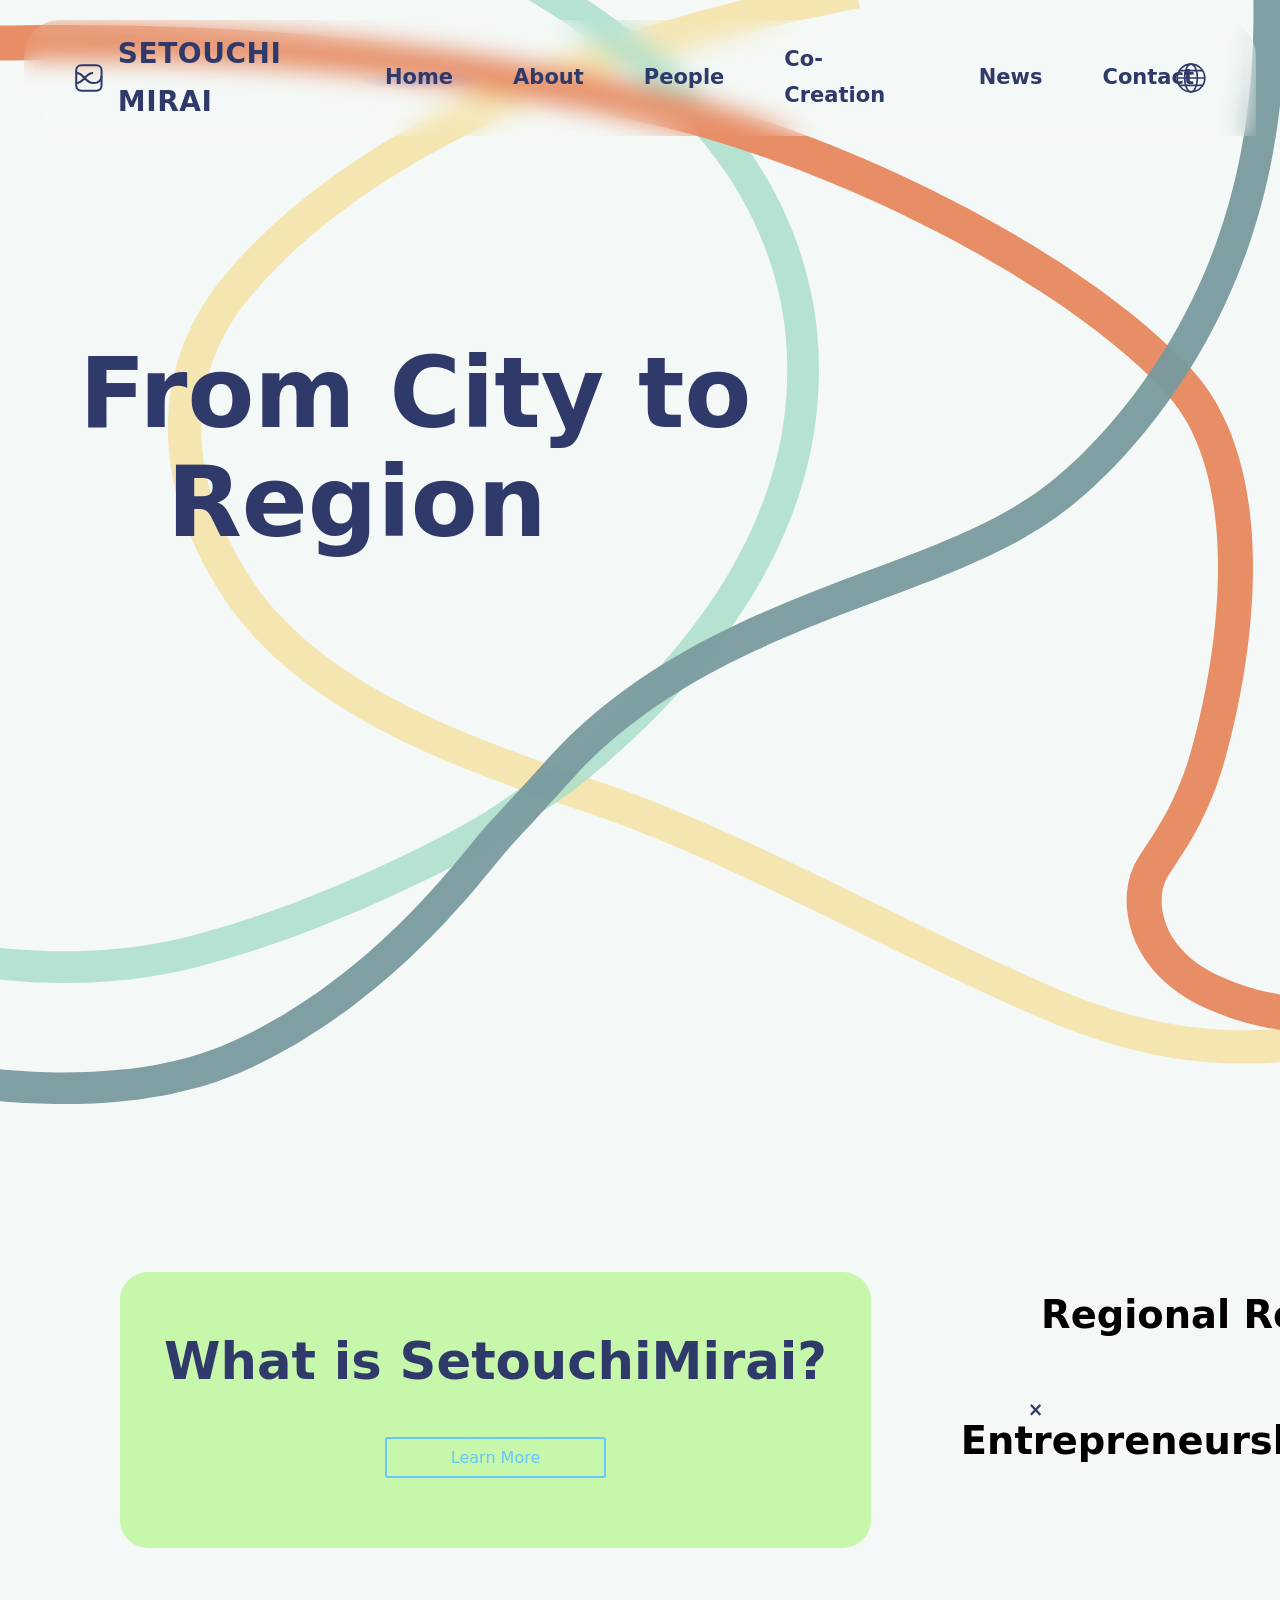
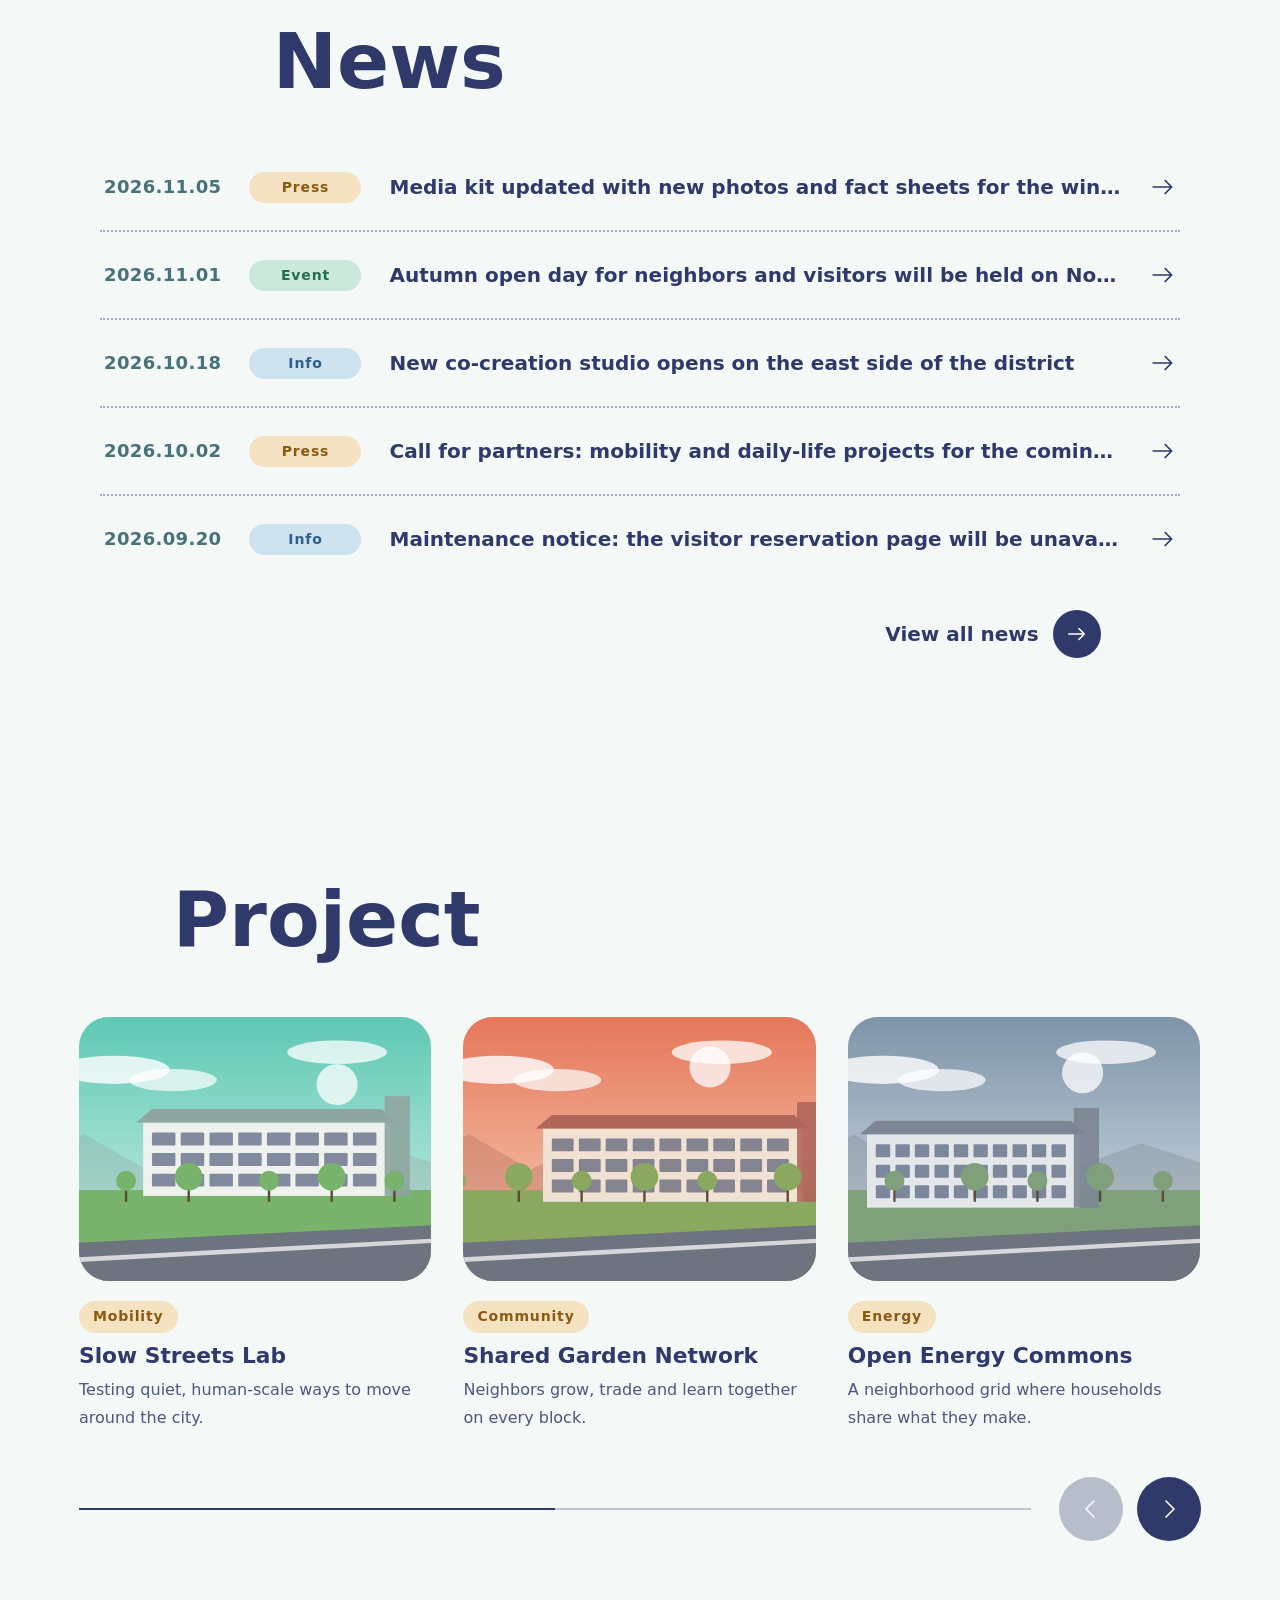
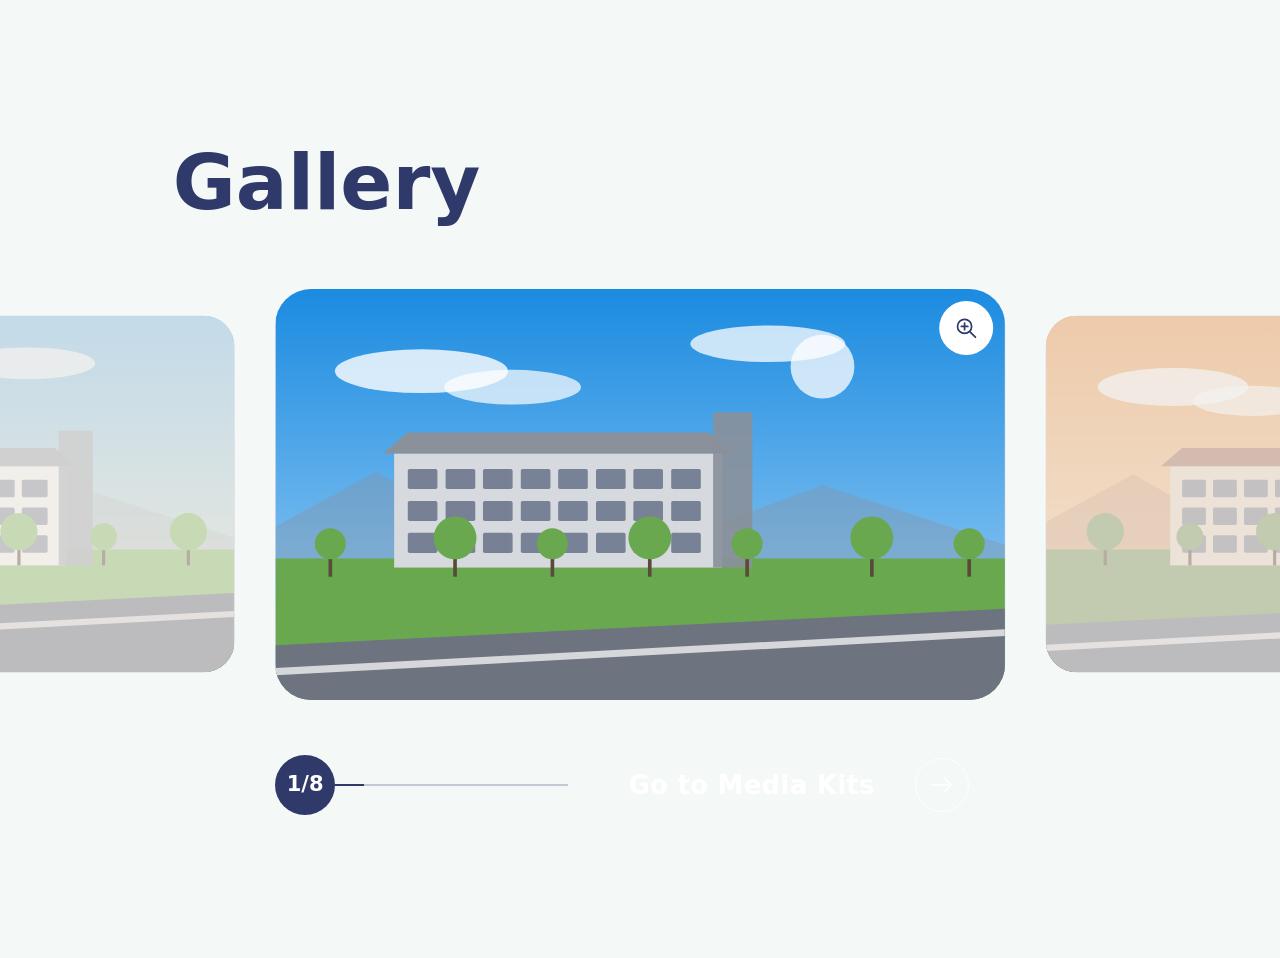
<file: index_new.html>
<!DOCTYPE html>
<html lang="ja">
<head>
<meta charset="UTF-8">
<meta name="viewport" content="width=device-width, initial-scale=1">
<title>Setouchi Mirai Kaigi</title>
<style>
  :root{
    --bg:#f4f8f6; --navy:#2f3a6b;
    --orange:#e2622b; --yellow:#f5d983; --mint:#86d3b6; --teal:#46737a;
    --pink: #f7cdbd; --w: 57vw; --gap:3.2vw; --step:calc(var(--w)* .935 + var(--gap));
    --ease:cubic-bezier(.22,.8,.2,1);
  }
  *{box-sizing:border-box;margin:0;padding:0}
  body{
    font-family:"Helvetica Neue","Hiragino Sans","Noto Sans JP",system-ui,sans-serif;
    background:var(--bg);color:var(--navy);line-height:1.7; overflow-x: hidden;
  }
  /* 画面の左右にはみ出した端で横スクロールが出ないようにする(縦方向には影響しない) */
  .page{overflow-x:clip}

  .hero{position:relative;min-height:100vh;overflow:visible}

  /* ★ポイント2: svg は section の高さに収めず、はみ出しを表示する(overflow:visible) */
  .ribbons{
    position:absolute;left:0;top:0;
    width:100%;height:100%;
    overflow:visible;
    z-index:0;
    pointer-events:none;
  }
  .ribbons path{fill:none;stroke-linecap:butt;stroke-linejoin:round}
  .r-orange{stroke:var(--orange);stroke-width:42}
  .r-yellow{stroke:var(--yellow);stroke-width:40;opacity:.85}
  .r-mint{stroke:var(--mint);stroke-width:38;opacity:.8}
  .r-teal{stroke:var(--teal);stroke-width:38;opacity:.95}
  .ribbons{stroke:#fff;stroke-width:46;opacity:.7}
  .ribbons path.draw{
    stroke-dasharray:1;
    stroke-dashoffset:1;
    animation:draw 2.8s cubic-bezier(.65,0,.35,1) forwards;
  }
  @keyframes draw{to{stroke-dashoffset:0}}

  .nav{
    position:absolute;left:24px;right:24px;top:20px;z-index:6;
    height:116px;
    display:flex;align-items:center;justify-content:space-between;
    padding:0 48px;
    border-radius:36px 36px 0 0;
    backdrop-filter:blur(12px);
  }
  .brand{
    display:flex;align-items:center;gap:12px;
    font-size:28px;font-weight:800;letter-spacing:.02em;
    color:var(--navy);text-decoration:none;text-transform:uppercase;
  }
  .brand svg{width:34px;height:34px}
  .menu{
    display:flex;align-items:center;gap:60px;list-style:none;
  }
  .menu a{
    position:relative;
    font-size:21px;font-weight:600;
    color:var(--navy);text-decoration:none;
    padding:6px 0;
  }
  .menu a.active::before{
    content:"";position:absolute;left:-26px;right:-26px;top:50%;
    height:20px;transform:translateY(-35%);
    background:radial-gradient(ellipse at center,rgba(130,140,220,.35),transparent 70%);
    z-index:-1;
  }
  .menu a::after{
    content:"";position:absolute;left:0;bottom:-2px;height:2px;width:0;
    background:var(--navy);transition:width .25s;
  }
  .menu a:hover::after{width:100%}
  .lang{
    background:none;border:0;cursor:pointer;color:var(--navy);
    display:grid;place-items:center;margin-left:-20px;
  }
  .lang svg{width:34px;height:34px}

  /* ---------- Responsive ---------- */
  @media (max-width:1100px){
    .menu{gap:28px}
    .menu a{font-size:17px}
    .brand{font-size:22px}
  }
  @media (max-width:760px){
    .nav{height:auto;padding:16px 20px;flex-direction:column;gap:12px;left:12px;right:12px;border-radius:28px 28px 0 0}
    .menu{flex-wrap:wrap;justify-content:center;gap:10px 22px}
    .menu a{font-size:15px}
    .lang{display:none}
    .motion{top:12px;right:12px;font-size:15px;padding:10px 14px}
    .scroll{display:none}
    .headline{top:22vh}
  }
  @media (prefers-reduced-motion:reduce){
    .ribbons g,.scroll::before{animation:none}
  }

  .headline{
    position:absolute; z-index:1;
    left:clamp(24px,6.2vw,120px);top:clamp(200px,60vh,340px);
    font-size:clamp(56px,7.6vw,110px);line-height:1.12;font-weight:700;
  }
  .headline span{display:block}
  .headline span:nth-child(2){padding-left:.9em}

  .introduction {
    position:relative; z-index:1;
    min-height:80vh;
    padding:120px;
    display:flex;
    align-items:center;
    white-space: nowrap;
    top: 150px;
    text-align: center;
    justify-content: space-between;
    gap: 40px;
    width: 100%;
    margin: 0 auto;
  }

  .title1{
    position: absolute;
    width: 100px;
    height: 100px;
    line-height: 1.1;
    font-size: 3vw;
    color: black;
    top: -100px;
    left: 130px;
  }

  .uni {
    position: absolute;
    width: 100px;
    height: 100px;
    line-height: 1.1;
    font-size: 2.5vw;
    color: black;
    right: 50%;
    top: %;
  }

  .title2 {
    position: absolute;
    width: 100px;
    height: 100px;
    line-height: .8;
    font-size: 3vw;
    left: 20%;
    white-space: nowrap;
    color: black;
  }

  .btn-flat-border {
  display: inline-block;
  padding: 0.3em 4em;
  text-decoration: none;
  color: #67c5ff;
  border: solid 2px #67c5ff;
  border-radius: 3px;
  transition: .4s;
  margin: 30px;
  }
  
  .btn-flat-border:hover,
  .btn-flat-border:focus-visible {
    background: #67c5ff;
    color: white;
  }

  .panel{
    max-width:800px;padding:40px 44px;border-radius:28px;
    background:rgba(179, 247, 140, 0.7);backdrop-filter:blur(10px);
    flex: 1;
  }

  .panel h2{
    font-size:clamp(32px,4vw,56px);
    line-height:1.15;
    margin-top: 20px;
    margin-bottom: 16px;
    padding-left: 0;
  }

  .concept {
    position: relative;
    flex: 1;
  }
  .title1 {
    width: 100%;
    height: auto;
    display: block;
  }
  .title2 {
    width: 100%;
    height: auto;
    display: block;
  }
  .uni {
    idth: 100%;
    height: auto;
    display: block;
  }


  @media (max-width: 768px) {
    .introduction {
      flex-direction: column;
      gap: 20px;
    }
  }

  .news {
    position: relative; z-index:1;
    padding: 0 100px 220px;
  }

  .news .title {margin-bottom: 40px;}

  .new-box{
    margin:0 50px;
    padding:12px 44px;
    background:rgba(251,249,247,.72);
    backdrop-filter(blur(10px));
    border-radius: 32px;
  }

  .news-list{list-style:none}
  .news-list li{border-bottom:2px dotted rgba(47,58,107,.4)}
  .news-list li:last-child{border-bottom:0}
  .news-item{
    display:flex; align-items:center; gap:28px;
    padding:26px 4px;
    color:var(--navy);text-decoration:none;
    transition:background .25s,padding .25s;
  }
  .news-item:hover{padding-left:14px; padding-right:14px; background:rgba(47,58,107,.05);border-radius:16px}
  .news-item time {
    flex:none;
    font-size:18px;
    font-weight:700; color:var(--teal,#46737a);
    font-variant-numeric:tabular-nums; letter-spacing: .02em;
  }

  .news-item .cat {
    flex:none; min-width:112px; text-align:center;
    padding:4px 14px; border-radius:999px;
    font-size:14px; font-weight:700; letter-spacing: .06em;
    background:rgba(242,169,59,.28); color: #8a5a10;
  }
  .news-item .cat.info{background:rgba(110,168,220,.28);color:#2d5e8f}
  .news-item .cat.event{background:rgba(95,191,150,.28);color:#25704f}
  .news-item .txt {
    flex:1; min-width:0;
    font-size:20px; font-weight:600;
    white-space:nowrap; overflow:hidden; text-overflow:ellipsis;
  }
  .news-item .go {flex:none;width:26px;height:26px;transition:transform .25s}
  .news-item:hover .go{transform:translateX(5px)}
  .news-more {
    display: flex; justify-content:flex-end;
    margin:28px 6.2vw 0;
  }
  .news-more a{
    display:inline-flex; align-items:center; gap:14px;
    font-size:20px; font-weight:700; color:var(--navy); text-decoration: none;
  }
  .news-more .circle {
    width:48px; height:48px; border-radius:50%;
    display:grid; place-items:center;
    background:var(--navy); color:#fff; transition:transform .25s;
  }
  .news-more a:hover .circle{transform:translateX(4px)}
  .news-more svg{width:22px; height:22px}
  @media (max-width:760px) {
    .news-box{margin:0 4vw;padding:6px 20px}
    .news-item{gap:12px; padding:20px 2px}
    .news-item time{font-size: 14px}
    .news-item .cat{display: none}
    .news-item .txt{font-size:16px}
    .nwqa .title{padding-left: 10vw}
  }

  .project{
    position:relative;z-index:1;
    --per:3;                       /* 同時に見せる枚数(JSが読み取る) */
    --pgap:32px;
    padding:-50px 0 200px;
  }
  .project .title{margin-bottom:48px}
  .p-view{
    overflow:hidden;
    margin:0 6.2vw;
    padding:6px 0 10px;
    touch-action:pan-y;
  }
  .p-track{
    display:flex;gap:var(--pgap);
    transition:transform .7s var(--ease);
    will-change:transform;
  }
  .p-card{
    flex:0 0 calc((100% - var(--pgap) * (var(--per) - 1)) / var(--per));
    min-width:0;
    text-decoration:none;color:inherit;
  }
  .p-card .ph{
    aspect-ratio:4/3;border-radius:30px;overflow:hidden;
    background:#cfd3e6;
  }
  .p-card img{
    width:100%;height:100%;object-fit:cover;display:block;
    transition:transform .6s var(--ease);
    -webkit-user-drag:none;user-select:none;
  }
  .p-card:hover img{transform:scale(1.05)}
  .p-card .tag{
    display:inline-block;margin:20px 0 8px;
    padding:4px 14px;border-radius:999px;
    font-size:14px;font-weight:700;letter-spacing:.06em;
    background:rgba(242,169,59,.28);color:#8a5a10;
  }
  .p-card h3{font-size:clamp(20px,1.7vw,28px);line-height:1.35;margin-bottom:6px}
  .p-card p{font-size:16px;opacity:.85}
 
  .p-foot{
    margin:36px 6.2vw 0;
    display:flex;align-items:center;gap:28px;
  }
  .p-bar{position:relative;flex:1;height:2px;background:rgba(47,58,107,.25)}
  .p-bar i{
    position:absolute;left:0;top:0;height:100%;width:0;
    background:var(--navy);transition:width .6s var(--ease);
  }
  .p-btns{display:flex;gap:14px}
  .p-btn{
    width:64px;height:64px;border-radius:50%;border:0;
    display:grid;place-items:center;
    background:var(--navy);color:#fff;cursor:pointer;
    transition:transform .2s,opacity .3s,background .2s;
  }
  .p-btn:hover:not(:disabled){background:#3d4a85;transform:scale(1.08)}
  .p-btn:disabled{opacity:.3;cursor:default}
  .p-btn:focus-visible{outline:3px solid #7b86d8;outline-offset:3px}
  .p-btn svg{width:24px;height:24px}
  @media (max-width:1000px){.project{--per:2}}
  @media (max-width:640px){
    .project{--per:1;--pgap:20px}
    .p-view,.p-foot{margin-left:5vw;margin-right:5vw}
    .p-btn{width:52px;height:52px}
    .project .title{padding-left:10vw}
  }

  .gallery{
    position:relative;z-index:1;
    padding:200px 0 120px;
  }
  .title{
    font-size:clamp(52px,6vw,88px);
    font-weight:700;line-height:1.1;
    padding-left:13.5vw;
    margin-bottom:64px;
  }
 
  .stage{
    position:relative;
    height:calc(var(--w) * .5625);   /* 16:9 */
    overflow:hidden;
    outline:none;
  }
  .stage:focus-visible{outline:3px solid #7b86d8;outline-offset:6px}
  .track{position:absolute;inset:0}
 
  .slide{
    --pos:0; --s:.75;
    position:absolute;left:50%;top:0;
    width:var(--w);height:100%;
    border-radius:36px;overflow:hidden;
    transform:translateX(-50%) translateX(calc(var(--pos) * var(--step))) scale(var(--s));
    transition:transform .7s var(--ease), opacity .5s;
    opacity:0;pointer-events:none;
    background:#cfd3e6;
    user-select:none;
  }
  .slide img{width:100%;height:100%;object-fit:cover;display:block;-webkit-user-drag:none}
  .slide::after{                         /* 隣の写真は白くかすませる */
    content:"";position:absolute;inset:0;
    background:rgba(237,232,228,.62);
    transition:opacity .6s;
  }
  .slide.is-active{--s:1;opacity:1;pointer-events:auto}
  .slide.is-active::after{opacity:0}
  .slide.is-side{--s:.87;opacity:1;pointer-events:auto;cursor:pointer}
 
  /* 拡大ボタン */
  .zoom{
    position:absolute;top:12px;right:12px;z-index:2;
    width:54px;height:54px;border-radius:50%;
    display:grid;place-items:center;
    background:#fff;border:0;color:var(--navy);cursor:pointer;
    opacity:0;pointer-events:none;transition:opacity .3s,transform .2s;
  }
  .slide.is-active .zoom{opacity:1;pointer-events:auto}
  .zoom:hover{transform:scale(1.08)}
  .zoom svg{width:26px;height:26px}
 
  /* 前後の矢印(隣の写真の中央に重ねる) */
  .arrow{
    position:absolute;top:50%;z-index:3;
    width:72px;height:72px;border-radius:50%;
    display:grid;place-items:center;
    background:var(--navy);color:#fff;border:0;cursor:pointer;
    transform:translate(-50%,-50%);
    transition:transform .2s,background .2s;
  }
  .arrow:hover{background:#3d4a85;transform:translate(-50%,-50%) scale(1.08)}
  .arrow:focus-visible,.zoom:focus-visible,.cta:focus-visible{outline:3px solid #7b86d8;outline-offset:3px}
  .arrow svg{width:26px;height:26px}
  .arrow.prev{left:calc(50% - var(--step))}
  .arrow.next{left:calc(50% + var(--step))}
 
  /* ---------- 下段: カウンタ + ボタン ---------- */
  .foot{
    width:var(--w);margin:32px auto 0;
    display:flex;align-items:center;justify-content:space-between;gap:24px;
  }
  .counter{display:flex;align-items:center;flex:0 1 420px}
  .count{
    flex:none;
    width:60px;height:60px;border-radius:50%;
    display:grid;place-items:center;
    background:var(--navy);color:#fff;font-weight:700;font-size:21px;
    font-variant-numeric:tabular-nums;
  }
  .bar{position:relative;flex:1;height:2px;background:rgba(47,58,107,.25)}
  .bar i{
    position:absolute;left:0;top:0;height:100%;width:0;
    background:var(--navy);transition:width .6s var(--ease);
  }
 
  .cta{
    flex:none;
    display:flex;align-items:center;gap:40px;
    padding:26px 36px;border-radius:30px;
    font-size:26px;font-weight:600;letter-spacing:.01em;
    color:#fff;text-decoration:none;
    background:linear-gradient(100deg,var(--navy) 35%,var(--navy-soft));
    transition:transform .25s,box-shadow .25s;
  }
  .cta:hover{transform:translateY(-3px);box-shadow:0 14px 28px rgba(47,58,107,.25)}
  .cta .circle{
    width:54px;height:54px;border-radius:50%;
    border:1.5px solid rgba(255,255,255,.9);
    display:grid;place-items:center;
  }
  .cta .circle svg{width:28px;height:28px;transition:transform .25s}
  .cta:hover .circle svg{transform:translateX(4px)}
 
  /* ---------- ライトボックス ---------- */
  dialog{
    border:0;background:transparent;max-width:none;max-height:none;
    width:100vw;height:100vh;
    display:none;place-items:center;
  }
  dialog[open]{display:grid}
  dialog::backdrop{background:rgba(20,24,48,.82);backdrop-filter:blur(4px)}
  dialog img{max-width:92vw;max-height:86vh;border-radius:20px;box-shadow:0 20px 60px rgba(0,0,0,.4)}
  dialog .close{
    position:absolute;top:24px;right:24px;
    width:56px;height:56px;border-radius:50%;border:0;
    background:#fff;color:var(--navy);font-size:28px;cursor:pointer;
  }
</style>
</head>
<body>
<main class="page">

  <section class="hero">
    <svg class="ribbons" viewBox="0 0 1920 1080" preserveAspectRatio="xMidYMid slice" aria-hidden="true">
      <!-- 黄色: 右端まで -->
      <g>
        <path class="r-yellow" d="M1220 -10 C900 60 600 180 460 360 C380 470 400 600 470 710 C560 850 750 920 900 970
                                  C1050 1020 1250 1120 1450 1200 C1650 1280 1800 1260 2000 1170"/>
      </g>
      <!-- ミント: 左端まで -->
      <g>
        <path class="r-mint" d="M830 -20 C980 70 1120 190 1145 380 C1165 560 1080 720 900 900 C860 940 830 960 800 985
                                C770 1010 620 1110 450 1150 C300 1190 120 1160 -80 1090"/>
      </g>
      <!-- オレンジ: 右端まで -->
      <g>
        <path class="r-orange" d="M-40 62 C300 40 650 70 1000 130 C1300 190 1520 330 1620 450 C1710 560 1680 760 1640 900 C1620 970 1590 1010 1570 1040
                                  C1550 1070 1550 1160 1660 1200 C1760 1240 1880 1220 2000 1150"/>
      </g>
      <!-- ティール: 左端まで -->
      <g>
        <path class="r-teal" d="M1715 -10 C1715 150 1680 330 1560 500 C1480 610 1420 650 1300 700 C1150 760 1000 800 880 910 C850 940 820 970 790 1000
                                C760 1030 650 1180 480 1260 C330 1330 120 1300 -80 1250"/>
      </g>
    </svg>

    <header class="nav">
    <a class="brand" href="#">
      <svg viewBox="0 0 40 40" fill="none" stroke="currentColor" stroke-width="2.4" aria-hidden="true">
        <rect x="5" y="5" width="30" height="30" rx="6"/>
        <path d="M5 14c10 0 10 12 20 12s10-8 10-8M5 26c10 0 10-12 20-12"/>
      </svg>
      Setouchi Mirai 
    </a>
    <nav aria-label="メインメニュー">
      <ul class="menu">
        <li><a class="active" href="#">Home</a></li>
        <li><a href="#">About</a></li>
        <li><a href="#">People</a></li>
        <li><a href="#">Co-Creation</a></li>
        <li><a href="#">News</a></li>
        <li><a href="#">Contact</a></li>
      </ul>
    </nav>
    <button class="lang" aria-label="言語を切り替え">
      <svg viewBox="0 0 32 32" fill="none" stroke="currentColor" stroke-width="1.6">
        <circle cx="16" cy="16" r="13"/>
        <ellipse cx="16" cy="16" rx="6" ry="13"/>
        <path d="M3 16h26M5 9h22M5 23h22"/>
      </svg>
    </button>
  </header>

    <h1 class="headline"><span>From City to </span><span>Region</span></h1>
  </section>

  <section class="introduction">
    <div class="panel">  
        <h2>What is SetouchiMirai?</h2>
        <a href="#" class="btn-flat-border">Learn More</a>
    </div>
    <div class="concept">
      <h2 class="title1">Regional Revitalization</h2>
      <h3 id="uni">×</h3>
      <h2 class="title2"> Entrepreneurship</h2>
    </div>
  </section>

  <section class="news" id="news">
  <h2 class="title">News</h2>
  <div class="news-box">
    <ul class="news-list">
      <li>
        <a class="news-item" href="#">
          <time datetime="2026-11-05">2026.11.05</time>
          <span class="cat">Press</span>
          <span class="txt">Media kit updated with new photos and fact sheets for the winter season</span>
          <svg class="go" viewBox="0 0 24 24" fill="none" stroke="currentColor" stroke-width="1.6" stroke-linecap="round" stroke-linejoin="round" aria-hidden="true"><path d="M3 12h17M14 6l6 6-6 6"/></svg>
        </a>
      </li>
      <li>
        <a class="news-item" href="#">
          <time datetime="2026-11-01">2026.11.01</time>
          <span class="cat event">Event</span>
          <span class="txt">Autumn open day for neighbors and visitors will be held on November 23</span>
          <svg class="go" viewBox="0 0 24 24" fill="none" stroke="currentColor" stroke-width="1.6" stroke-linecap="round" stroke-linejoin="round" aria-hidden="true"><path d="M3 12h17M14 6l6 6-6 6"/></svg>
        </a>
      </li>
      <li>
        <a class="news-item" href="#">
          <time datetime="2026-10-18">2026.10.18</time>
          <span class="cat info">Info</span>
          <span class="txt">New co-creation studio opens on the east side of the district</span>
          <svg class="go" viewBox="0 0 24 24" fill="none" stroke="currentColor" stroke-width="1.6" stroke-linecap="round" stroke-linejoin="round" aria-hidden="true"><path d="M3 12h17M14 6l6 6-6 6"/></svg>
        </a>
      </li>
      <li>
        <a class="news-item" href="#">
          <time datetime="2026-10-02">2026.10.02</time>
          <span class="cat">Press</span>
          <span class="txt">Call for partners: mobility and daily-life projects for the coming year</span>
          <svg class="go" viewBox="0 0 24 24" fill="none" stroke="currentColor" stroke-width="1.6" stroke-linecap="round" stroke-linejoin="round" aria-hidden="true"><path d="M3 12h17M14 6l6 6-6 6"/></svg>
        </a>
      </li>
      <li>
        <a class="news-item" href="#">
          <time datetime="2026-09-20">2026.09.20</time>
          <span class="cat info">Info</span>
          <span class="txt">Maintenance notice: the visitor reservation page will be unavailable on September 28</span>
          <svg class="go" viewBox="0 0 24 24" fill="none" stroke="currentColor" stroke-width="1.6" stroke-linecap="round" stroke-linejoin="round" aria-hidden="true"><path d="M3 12h17M14 6l6 6-6 6"/></svg>
        </a>
      </li>
    </ul>
  </div>
  <div class="news-more">
    <a href="#">View all news
      <span class="circle"><svg viewBox="0 0 24 24" fill="none" stroke="currentColor" stroke-width="1.6" stroke-linecap="round" stroke-linejoin="round" aria-hidden="true"><path d="M3 12h17M14 6l6 6-6 6"/></svg></span>
    </a>
  </div>
</section>

  <section class="project" id="project" aria-roledescription="carousel" aria-label="Project">
  <h2 class="title">Project</h2>
  <div class="p-view" id="pView">
    <div class="p-track" id="pTrack"></div>
  </div>
  <div class="p-foot">
    <div class="p-bar"><i id="pFill"></i></div>
    <div class="p-btns">
      <button class="p-btn" id="pPrev" aria-label="前のプロジェクト">
        <svg viewBox="0 0 24 24" fill="none" stroke="currentColor" stroke-width="1.6" stroke-linecap="round" stroke-linejoin="round"><path d="M15 4 7 12l8 8"/></svg>
      </button>
      <button class="p-btn" id="pNext" aria-label="次のプロジェクト">
        <svg viewBox="0 0 24 24" fill="none" stroke="currentColor" stroke-width="1.6" stroke-linecap="round" stroke-linejoin="round"><path d="m9 4 8 8-8 8"/></svg>
      </button>
    </div>
  </div>
</section>

  <section class="gallery">
    <h2 class="title">Gallery</h2>
  
    <div class="stage" id="stage" tabindex="0" role="region" aria-roledescription="carousel" aria-label="Gallery">
      <div class="track" id="track"></div>
  
      <button class="arrow prev" id="prev" aria-label="前の写真">
        <svg viewBox="0 0 24 24" fill="none" stroke="currentColor" stroke-width="1.6" stroke-linecap="round" stroke-linejoin="round"><path d="M15 4 7 12l8 8"/></svg>
      </button>
      <button class="arrow next" id="next" aria-label="次の写真">
        <svg viewBox="0 0 24 24" fill="none" stroke="currentColor" stroke-width="1.6" stroke-linecap="round" stroke-linejoin="round"><path d="m9 4 8 8-8 8"/></svg>
      </button>
    </div>
  
    <div class="foot">
      <div class="counter" aria-live="polite">
        <span class="count" id="count">1/8</span>
        <span class="bar"><i id="fill"></i></span>
      </div>
      <a class="cta" href="#">
        Go to Media Kits
        <span class="circle">
          <svg viewBox="0 0 24 24" fill="none" stroke="currentColor" stroke-width="1.5" stroke-linecap="round" stroke-linejoin="round"><path d="M3 12h17M14 6l6 6-6 6"/></svg>
        </span>
      </a>
    </div>
    </section>
</div>
 
<dialog id="lightbox" aria-label="拡大表示">
  <button class="close" id="close" aria-label="閉じる">×</button>
  <img id="lbImg" alt="">
</dialog>

</main>
<script>
  (() => {
    /* 線のアニメーション
       1) 読み込み時に、線が始点から画面端まで描かれていく
       2) その後は、線に沿って波がゆっくり流れるように揺れ続ける
          (両端は揺らさないので、画面端まで届いたまま途切れない) */
    const reduce = matchMedia('(prefers-reduced-motion: reduce)').matches;
    const paths = [...document.querySelectorAll('.ribbons path')];
   
    const items = paths.map((p, i) => {
      const len = p.getTotalLength();
      const n = Math.max(12, Math.round(len / 18));       // 約18pxごとに点を取る
      const base = [];
      for (let k = 0; k <= n; k++){
        const pt = p.getPointAtLength(len * k / n);
        base.push([pt.x, pt.y]);
      }
      // 各点の法線(線に垂直な向き)
      const nor = base.map((_, k) => {
        const a = base[Math.max(0, k - 1)], c = base[Math.min(n, k + 1)];
        const dx = c[0] - a[0], dy = c[1] - a[1], l = Math.hypot(dx, dy) || 1;
        return [-dy / l, dx / l];
      });
      const white = p.classList.contains('r-white');
      return { p, n, base, nor,
               amp: white ? 22 : 16,                      // 揺れの大きさ(px)
               phase: i * 1.3,
               speed: white ? 0.5 : 0.7 + (i % 3) * 0.12 };
    });
   
    // 描画アニメーション(順番に少しずつ遅らせる)
    if (!reduce){
      items.forEach((it, i) => {
        it.p.setAttribute('pathLength', '1');
        it.p.style.animationDelay = (i * 0.18) + 's';
        it.p.classList.add('draw');
        it.p.addEventListener('animationend', () => it.p.classList.remove('draw'), { once: true });
      });
    }
   
    function render(t){
      for (const { p, n, base, nor, amp, phase, speed } of items){
        const pts = [];
        for (let k = 0; k <= n; k++){
          const s = k / n, env = Math.sin(Math.PI * s);   // 両端は0、中央ほど大きく揺れる
          const o = (Math.sin(t * speed + s * 7 + phase) * amp
                   + Math.sin(t * speed * 1.7 + s * 13 + phase * 2) * amp * 0.35) * env;
          pts.push([base[k][0] + nor[k][0] * o, base[k][1] + nor[k][1] * o]);
        }
        let d = `M${pts[0][0].toFixed(1)} ${pts[0][1].toFixed(1)}`;
        for (let k = 1; k < n; k++){
          const mx = (pts[k][0] + pts[k + 1][0]) / 2, my = (pts[k][1] + pts[k + 1][1]) / 2;
          d += ` Q${pts[k][0].toFixed(1)} ${pts[k][1].toFixed(1)} ${mx.toFixed(1)} ${my.toFixed(1)}`;
        }
        d += ` L${pts[n][0].toFixed(1)} ${pts[n][1].toFixed(1)}`;
        p.setAttribute('d', d);
      }
    }
   
    if (reduce) return;                                   // 動きを減らす設定のときは静止
    const t0 = performance.now();
    (function loop(now){
      render((now - t0) / 1000);
      requestAnimationFrame(loop);
    })(t0);

    const photos = [
    { alt:'Main hall under a bright sky' },
    { alt:'Garden walkway at sunset' },
    { alt:'Residential terrace at dusk' },
    { alt:'Courtyard with young trees' },
    { alt:'Workshop building in warm light' },
    { alt:'Quiet street on a cloudy day' },
    { alt:'Plaza after dark' },
    { alt:'Spring morning by the studio' },
    ];
 
    /* ---- ダミー画像(SVG)を生成 ---- */
    const palettes = [
      ['#1b8be0','#a6d4f6','#d6d9dd','#8a919b','#6aa84f'],
      ['#f09a50','#fbe3b8','#ecd9c4','#a8745a','#7c9a5a'],
      ['#37468a','#9ca7da','#cdd2e6','#5f6aa0','#4d7a6a'],
      ['#5ec8b4','#d6f3ea','#eef1ee','#8fa6a0','#78b36b'],
      ['#e5775a','#f9d6bc','#f1e1d2','#b0675a','#8aa860'],
      ['#7e94a8','#dde5ec','#e4e7ea','#7d8793','#7fa07a'],
      ['#1f2a55','#5a669f','#aab2d4','#49527f','#35564a'],
      ['#7ec4f2','#f6f1d1','#fbfbf8','#a3aab3','#8cc36a'],
    ];
    function scene(i){
      const [sky1,sky2,wall,roof,grass] = palettes[i % palettes.length];
      const bx = 260 + (i*53)%260, bw = 720 + (i*41)%200, by = 360 + (i%3)*20, bh = 250;
      let windows='';
      const cols = 8 + i%3, rows = 3;
      for (let r=0;r<rows;r++) for (let c=0;c<cols;c++){
        const x = bx+30 + c*((bw-60)/cols), y = by+34 + r*70;
        windows += `<rect x="${x.toFixed(0)}" y="${y}" width="${((bw-60)/cols-18).toFixed(0)}" height="44" rx="4" fill="#2b3a5c" opacity=".55"/>`;
      }
      let trees='';
      for (let t=0;t<7;t++){
        const x = 120 + t*(1360/6) + ((i*29+t*47)%60);
        const s = 34 + ((i+t)*13)%26;
        trees += `<rect x="${x-4}" y="${600-s}" width="8" height="${s+30}" fill="#5a4a3a"/><circle cx="${x}" cy="${600-s-8}" r="${s}" fill="${grass}"/>`;
      }
      const svg = `<svg xmlns="http://www.w3.org/2000/svg" viewBox="0 0 1600 900">
        <defs><linearGradient id="g" x1="0" y1="0" x2="0" y2="1"><stop offset="0" stop-color="${sky1}"/><stop offset="1" stop-color="${sky2}"/></linearGradient></defs>
        <rect width="1600" height="900" fill="url(#g)"/>
        <circle cx="${1200-i*40}" cy="${170+(i%4)*20}" r="70" fill="#fff" opacity=".75"/>
        <ellipse cx="320" cy="180" rx="190" ry="48" fill="#fff" opacity=".8"/>
        <ellipse cx="520" cy="215" rx="150" ry="38" fill="#fff" opacity=".7"/>
        <ellipse cx="1080" cy="120" rx="170" ry="40" fill="#fff" opacity=".75"/>
        <polygon points="0,520 220,400 430,520 640,420 900,540 1200,430 1600,560 1600,640 0,640" fill="${roof}" opacity=".35"/>
        <rect y="590" width="1600" height="310" fill="${grass}"/>
        <polygon points="0,900 0,780 1600,700 1600,900" fill="#6d7480"/>
        <polygon points="0,830 1600,745 1600,760 0,846" fill="#f1f1f1" opacity=".8"/>
        <rect x="${bx}" y="${by}" width="${bw}" height="${bh}" fill="${wall}"/>
        <polygon points="${bx-24},${by} ${bx+bw+24},${by} ${bx+bw-30},${by-46} ${bx+30},${by-46}" fill="${roof}"/>
        ${windows}
        <rect x="${bx+bw-20}" y="${by-90}" width="86" height="${bh+90}" fill="${roof}" opacity=".9"/>
        ${trees}
      </svg>`;
      return 'data:image/svg+xml;utf8,' + encodeURIComponent(svg);
    }

    window.scene = scene;
   
    /* ---- DOM生成 ---- */
    const track = document.getElementById('track');
    const stage = document.getElementById('stage');
    const count = document.getElementById('count');
    const fill  = document.getElementById('fill');
    const n = photos.length;
    let cur = 0;
   
    const zoomIcon = '<svg viewBox="0 0 24 24" fill="none" stroke="currentColor" stroke-width="1.6" stroke-linecap="round"><circle cx="10.5" cy="10.5" r="6.5"/><path d="m15.5 15.5 5 5M10.5 7.5v6M7.5 10.5h6"/></svg>';
   
    const slides = photos.map((p, i) => {
      const el = document.createElement('div');
      el.className = 'slide';
      el.setAttribute('role', 'group');
      el.setAttribute('aria-roledescription', 'slide');
      el.setAttribute('aria-label', `${i+1} / ${n}`);
      const img = document.createElement('img');
      img.src = p.src || scene(i);
      img.alt = p.alt;
      img.draggable = false;
      img.loading = 'lazy';
      const zoom = document.createElement('button');
      zoom.className = 'zoom';
      zoom.setAttribute('aria-label', '拡大して見る');
      zoom.innerHTML = zoomIcon;
      zoom.addEventListener('click', e => { e.stopPropagation(); openLightbox(i); });
      el.append(img, zoom);
      el.addEventListener('click', () => {
        if (dragged) return;
        if (el.classList.contains('is-side')) go(i);   // 隣の写真をクリックでそこへ移動
      });
      track.appendChild(el);
      return el;
    });
   
    /* ---- 表示更新 ---- */
    function layout(){
      slides.forEach((el, i) => {
        let d = i - cur;
        if (d >  n/2) d -= n;
        if (d <= -n/2) d += n;
        el.style.setProperty('--pos', d);
        el.classList.toggle('is-active', d === 0);
        el.classList.toggle('is-side', Math.abs(d) === 1);
        el.setAttribute('aria-hidden', d === 0 ? 'false' : 'true');
        el.style.zIndex = d === 0 ? 2 : 1;
        el.querySelector('.zoom').tabIndex = d === 0 ? 0 : -1;
      });
      count.textContent = `${cur+1}/${n}`;
      fill.style.width = ((cur+1)/n*100) + '%';
    }
    function go(i){ cur = ((i % n) + n) % n; layout(); }
    const next = () => go(cur + 1);
    const prev = () => go(cur - 1);
   
    document.getElementById('next').addEventListener('click', next);
    document.getElementById('prev').addEventListener('click', prev);
    stage.addEventListener('keydown', e => {
      if (e.key === 'ArrowRight') { next(); e.preventDefault(); }
      if (e.key === 'ArrowLeft')  { prev(); e.preventDefault(); }
    });
   
    /* ---- ドラッグ / スワイプ ---- */
    let startX = null, dragged = false;
    stage.addEventListener('pointerdown', e => {
      if (e.target.closest('button')) return;
      startX = e.clientX; dragged = false;
    });
    window.addEventListener('pointermove', e => {
      if (startX !== null && Math.abs(e.clientX - startX) > 8) dragged = true;
    });
    window.addEventListener('pointerup', e => {
      if (startX === null) return;
      const dx = e.clientX - startX;
      if (Math.abs(dx) > 50) (dx < 0 ? next : prev)();
      startX = null;
      setTimeout(() => dragged = false, 0);
    });
   
    /* ---- ライトボックス ---- */
    const lb = document.getElementById('lightbox');
    const lbImg = document.getElementById('lbImg');
    function openLightbox(i){
      lbImg.src = slides[i].querySelector('img').src;
      lbImg.alt = photos[i].alt;
      lb.showModal();
    }
    document.getElementById('close').addEventListener('click', () => lb.close());
    lb.addEventListener('click', e => { if (e.target === lb) lb.close(); });
   
    layout();
  })();
</script>
<script>
  (() => {
  /* =====================================================
     Project: 3枚を横に並べ、横にずらして切り替えるスライダー
     ★ 自分の画像を使うときは src を指定してください。
     ===================================================== */
  const projects = [
    { tag:'Mobility',  title:'Slow Streets Lab',        text:'Testing quiet, human-scale ways to move around the city.' },
    { tag:'Community', title:'Shared Garden Network',   text:'Neighbors grow, trade and learn together on every block.' },
    { tag:'Energy',    title:'Open Energy Commons',     text:'A neighborhood grid where households share what they make.' },
    { tag:'Care',      title:'Check-in Circles',        text:'Light-touch support that keeps people connected.' },
    { tag:'Culture',   title:'Pop-up Makers Market',    text:'Local makers and visitors meet in ever-changing spaces.' },
    { tag:'Sensing',   title:'Listening Walks',         text:'Residents map sound, light and comfort along familiar routes.' },
  ];
 
  const view  = document.getElementById('pView');
  const track = document.getElementById('pTrack');
  const fill  = document.getElementById('pFill');
  const prevB = document.getElementById('pPrev');
  const nextB = document.getElementById('pNext');
  const root  = document.getElementById('project');
  const n = projects.length;
  let idx = 0;
 
  projects.forEach((p, i) => {
    const a = document.createElement('a');
    a.className = 'p-card';
    a.href = '#';
    a.draggable = false;
    a.innerHTML = `
      <div class="ph"><img alt="" draggable="false" loading="lazy"></div>
      <span class="tag"></span>
      <h3></h3>
      <p></p>`;
    a.querySelector('img').src = p.src || (window.scene ? window.scene(i + 3) : '');
    a.querySelector('img').alt = p.title;
    a.querySelector('.tag').textContent = p.tag;
    a.querySelector('h3').textContent = p.title;
    a.querySelector('p').textContent = p.text;
    a.addEventListener('click', e => { if (dragged) e.preventDefault(); });
    track.appendChild(a);
  });
 
  const perView = () => parseInt(getComputedStyle(root).getPropertyValue('--per'), 10) || 3;
  const maxIdx  = () => Math.max(0, n - perView());
 
  function update(){
    idx = Math.min(Math.max(idx, 0), maxIdx());
    const card = track.children[0];
    const gap  = parseFloat(getComputedStyle(track).columnGap) || 0;
    const step = card.getBoundingClientRect().width + gap;
    track.style.transform = `translateX(${-idx * step}px)`;   // 1枚分ずつ横にずらす
    prevB.disabled = idx === 0;
    nextB.disabled = idx >= maxIdx();
    // 進捗: 表示中の右端が全体のどこまで進んだか
    fill.style.width = ((idx + perView()) / n * 100) + '%';
    [...track.children].forEach((c, i) => {
      const visible = i >= idx && i < idx + perView();
      c.tabIndex = visible ? 0 : -1;
      c.setAttribute('aria-hidden', visible ? 'false' : 'true');
    });
  }
  prevB.addEventListener('click', () => { idx--; update(); });
  nextB.addEventListener('click', () => { idx++; update(); });
  addEventListener('resize', update);
 
  /* ---- ドラッグ / スワイプで1枚ずらす ---- */
  let sx = null, dragged = false;
  view.addEventListener('pointerdown', e => { sx = e.clientX; dragged = false; });
  addEventListener('pointermove', e => {
    if (sx !== null && Math.abs(e.clientX - sx) > 8) dragged = true;
  });
  addEventListener('pointerup', e => {
    if (sx === null) return;
    const dx = e.clientX - sx;
    if (Math.abs(dx) > 50){ idx += dx < 0 ? 1 : -1; update(); }
    sx = null;
    setTimeout(() => dragged = false, 0);
  });
 
  update();
})();
</script>
</body>
</html>
</file>
